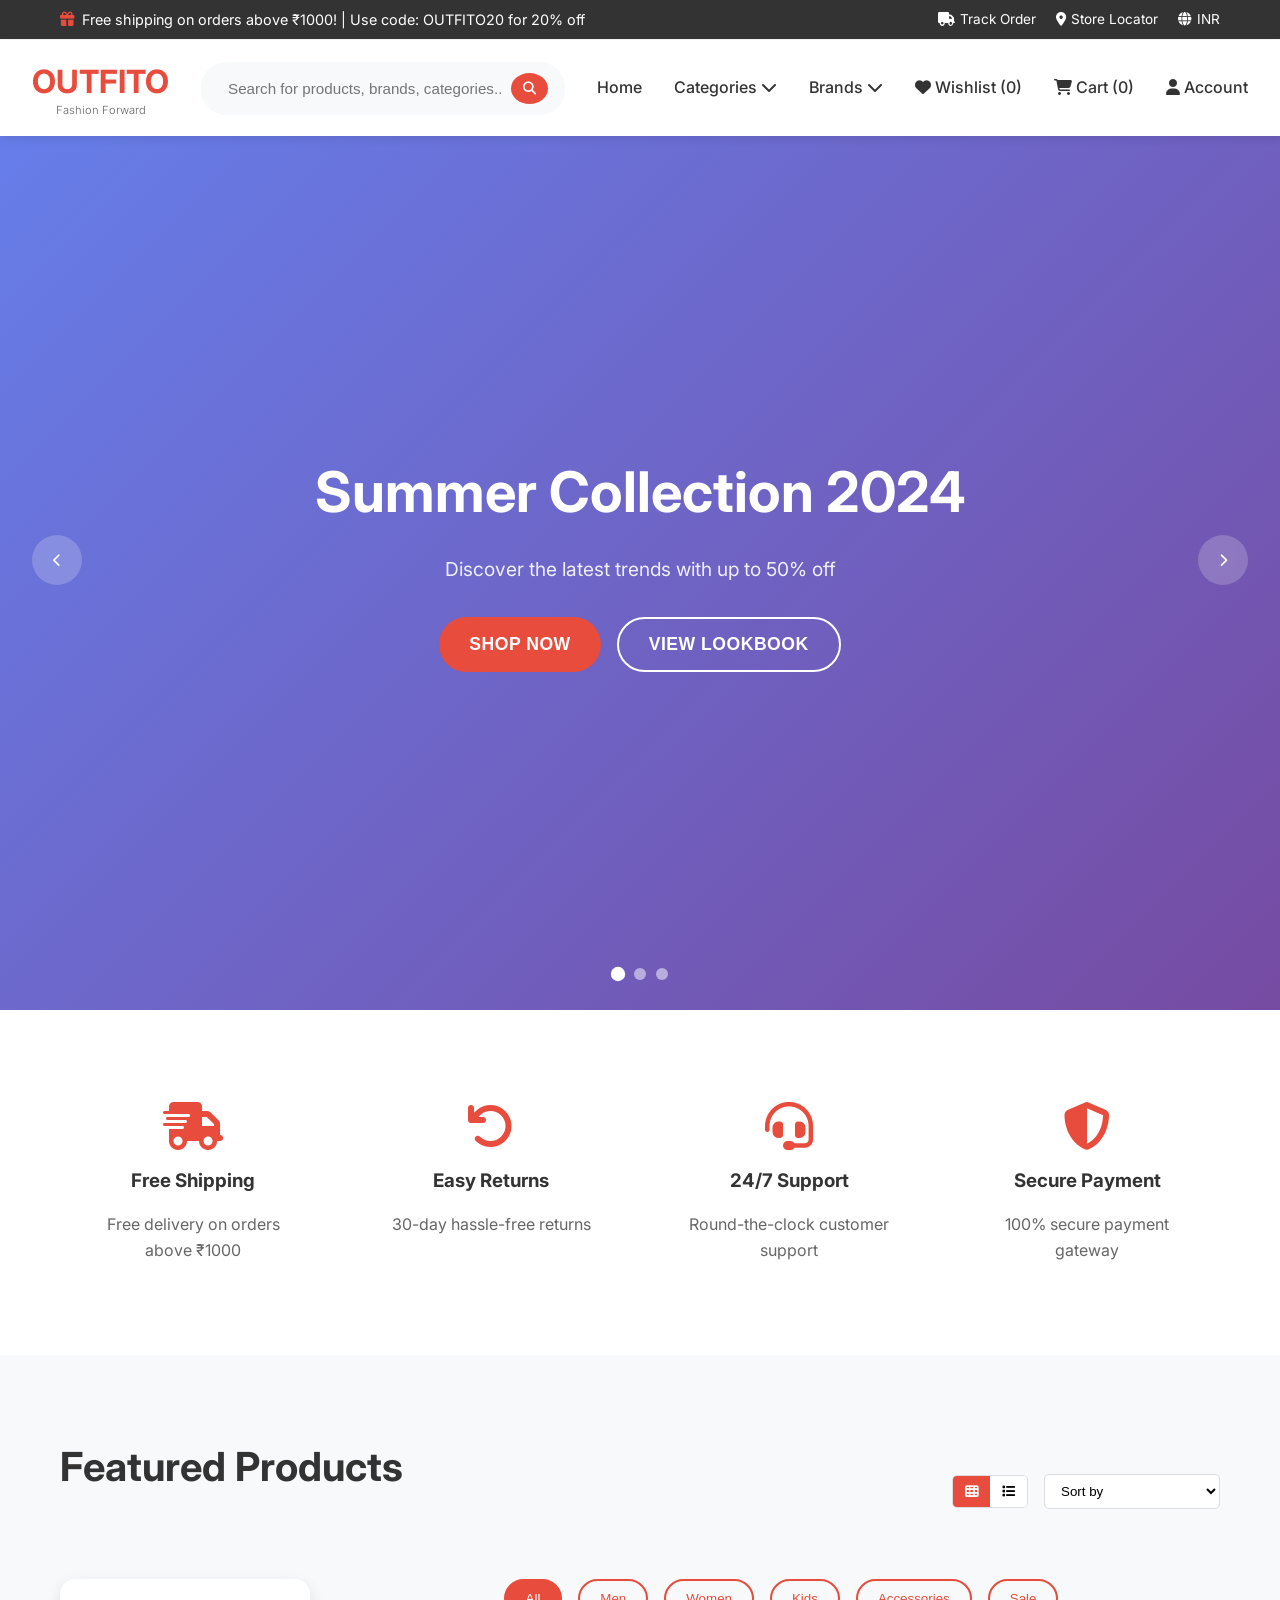
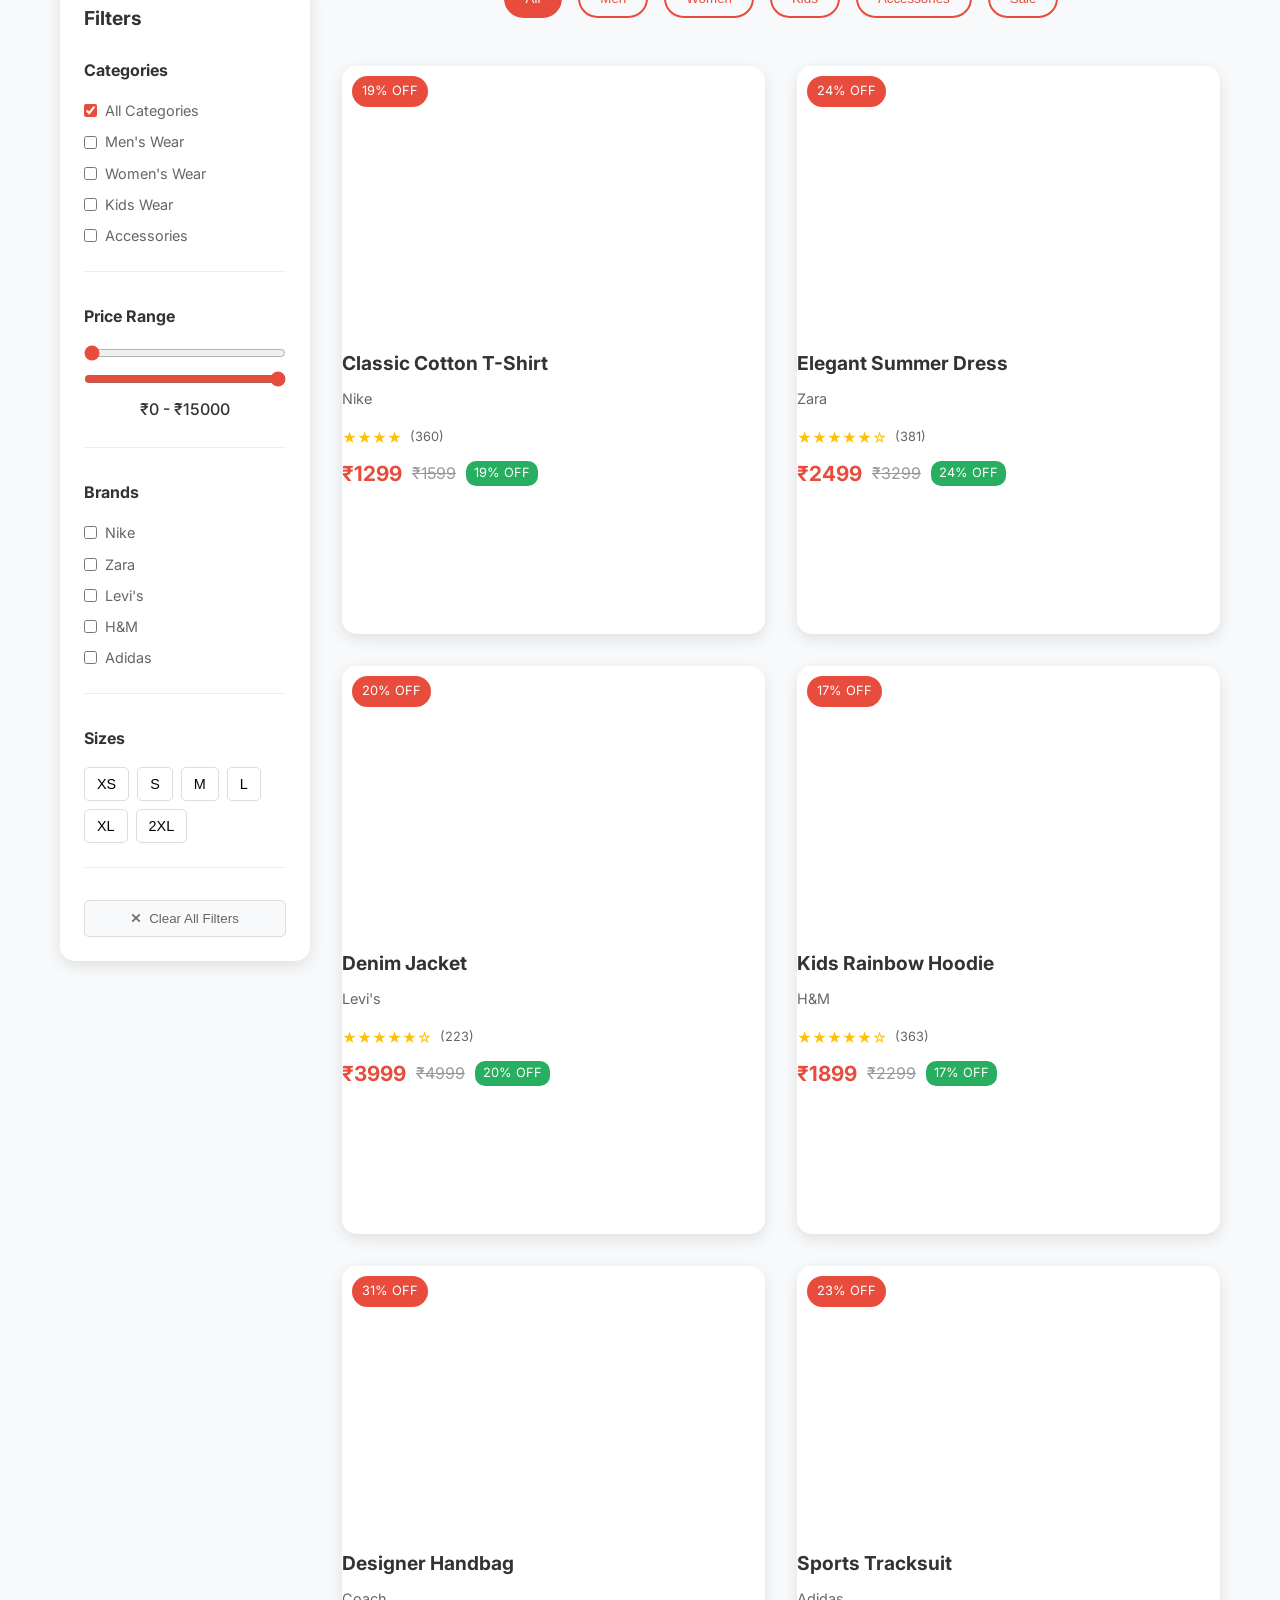
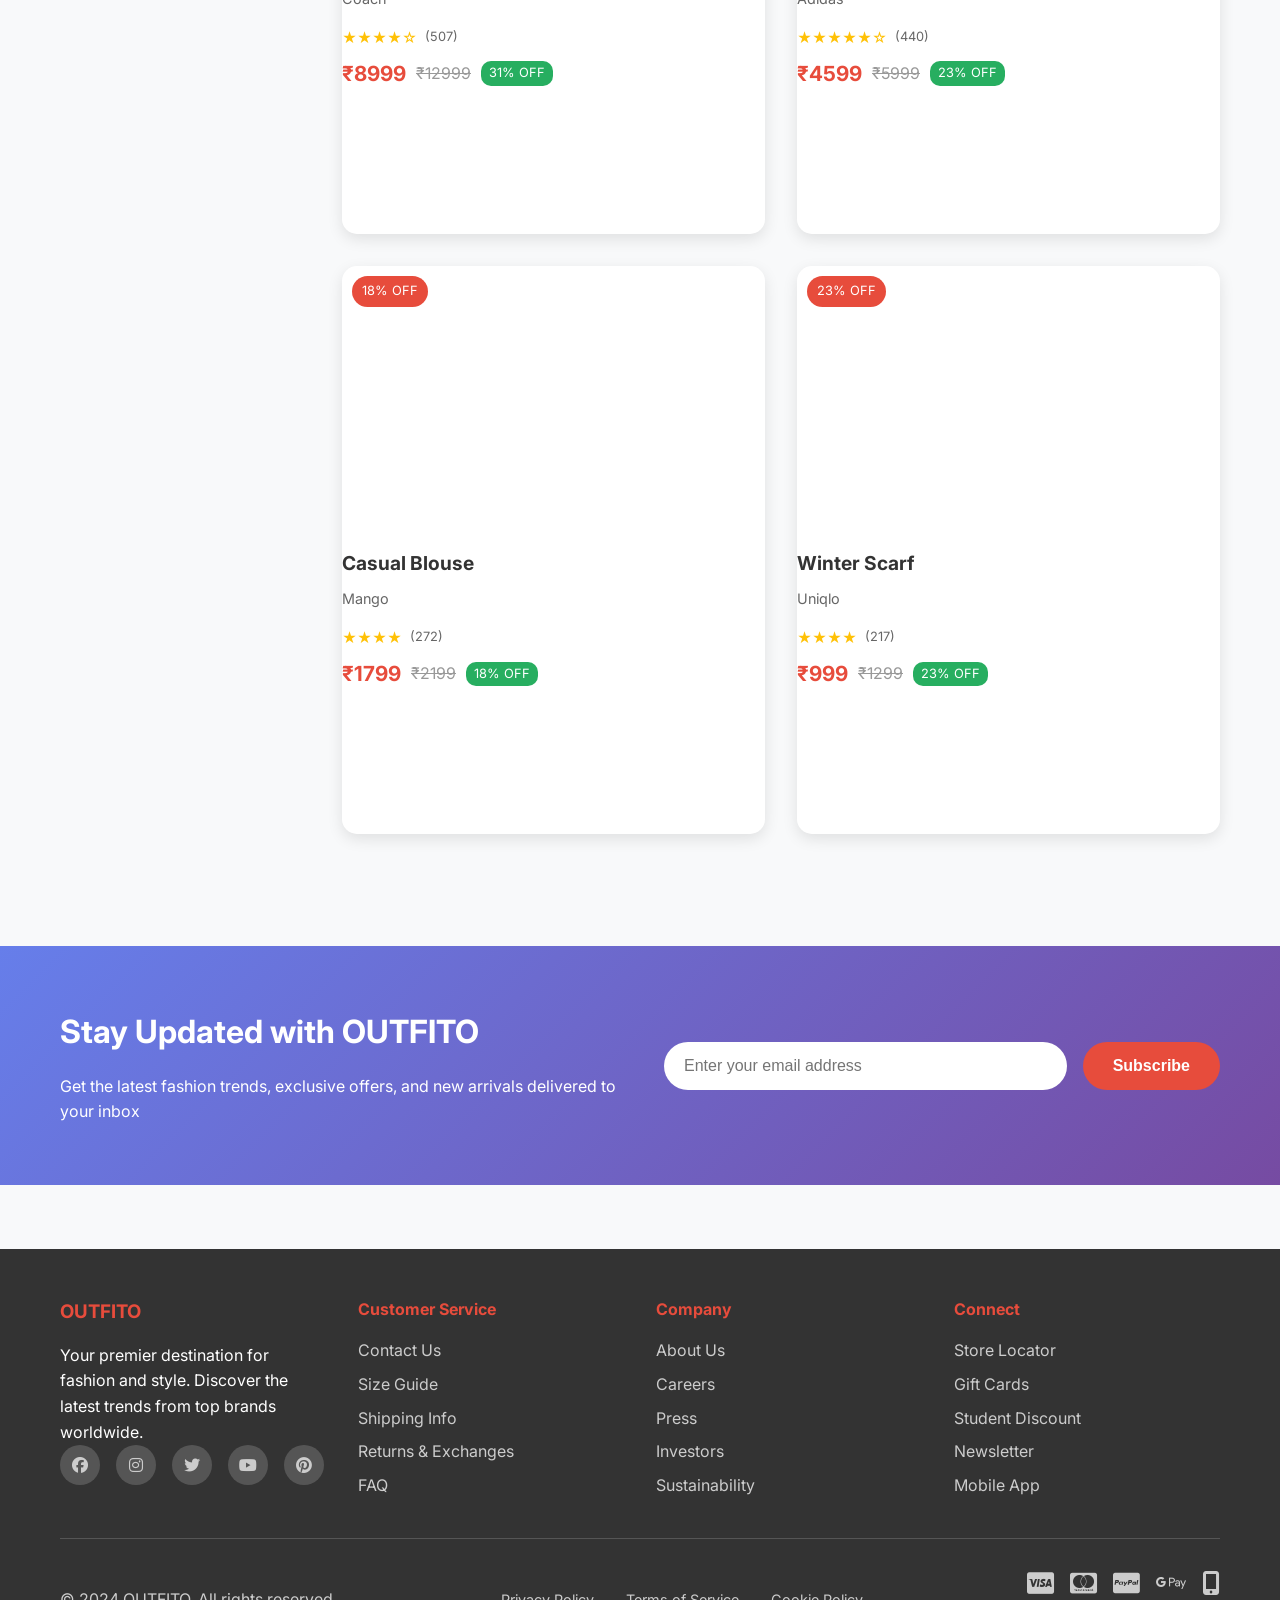
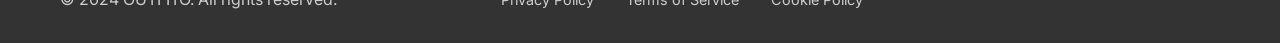
<file: index.html>
<!DOCTYPE html>
<html lang="en">
<head>
    <meta charset="UTF-8">
    <meta name="viewport" content="width=device-width, initial-scale=1.0">
    <title>OUTFITO - Premium Clothing Store</title>
    <link rel="stylesheet" href="styles.css">
    <link href="https://cdnjs.cloudflare.com/ajax/libs/font-awesome/6.4.0/css/all.min.css" rel="stylesheet">
    <link href="https://fonts.googleapis.com/css2?family=Inter:wght@300;400;500;600;700&display=swap" rel="stylesheet">
</head>
<body>
    <!-- Top Bar -->
    <div class="top-bar">
        <div class="container">
            <div class="top-bar-content">
                <div class="announcements">
                    <i class="fas fa-gift"></i>
                    <span>Free shipping on orders above ₹1000! | Use code: OUTFITO20 for 20% off</span>
                </div>
                <div class="top-bar-links">
                    <a href="#" onclick="openTrackOrder()"><i class="fas fa-truck"></i> Track Order</a>
                    <a href="#" onclick="openStoreLocator()"><i class="fas fa-map-marker-alt"></i> Store Locator</a>
                    <a href="#" onclick="toggleCurrency()"><i class="fas fa-globe"></i> INR</a>
                </div>
            </div>
        </div>
    </div>

    <header>
        <nav class="navbar">
            <div class="nav-container">
                <div class="logo">
                    <h1>OUTFITO</h1>
                    <span class="logo-tagline">Fashion Forward</span>
                </div>
                
                <!-- Search Bar -->
                <div class="search-container">
                    <div class="search-box">
                        <input type="text" id="search-input" placeholder="Search for products, brands, categories...">
                        <button class="search-btn" onclick="performSearch()">
                            <i class="fas fa-search"></i>
                        </button>
                    </div>
                    <div class="search-suggestions" id="search-suggestions"></div>
                </div>

                <ul class="nav-menu">
                    <li><a href="index.html">Home</a></li>
                    <li class="dropdown">
                        <a href="#" class="dropdown-toggle">Categories <i class="fas fa-chevron-down"></i></a>
                        <ul class="dropdown-menu">
                            <li><a href="#" onclick="filterCategory('men')"><i class="fas fa-male"></i> Men's Wear</a></li>
                            <li><a href="#" onclick="filterCategory('women')"><i class="fas fa-female"></i> Women's Wear</a></li>
                            <li><a href="#" onclick="filterCategory('kids')"><i class="fas fa-child"></i> Kids Wear</a></li>
                            <li><a href="#" onclick="filterCategory('accessories')"><i class="fas fa-crown"></i> Accessories</a></li>
                            <li><a href="#" onclick="filterCategory('sale')"><i class="fas fa-tags"></i> Sale Items</a></li>
                        </ul>
                    </li>
                    <li class="dropdown">
                        <a href="#" class="dropdown-toggle">Brands <i class="fas fa-chevron-down"></i></a>
                        <ul class="dropdown-menu brands-menu">
                            <li><a href="#" onclick="filterByBrand('Nike')">Nike</a></li>
                            <li><a href="#" onclick="filterByBrand('Zara')">Zara</a></li>
                            <li><a href="#" onclick="filterByBrand('Levis')">Levi's</a></li>
                            <li><a href="#" onclick="filterByBrand('H&M')">H&M</a></li>
                            <li><a href="#" onclick="filterByBrand('Adidas')">Adidas</a></li>
                        </ul>
                    </li>
                    <li><a href="#" onclick="openWishlist()">
                        <i class="fas fa-heart"></i> Wishlist (<span id="wishlist-count">0</span>)
                    </a></li>
                    <li><a href="#" onclick="openCart()">
                        <i class="fas fa-shopping-cart"></i> Cart (<span id="cart-count">0</span>)
                    </a></li>
                    <li class="dropdown">
                        <a href="#" class="dropdown-toggle"><i class="fas fa-user"></i> Account</a>
                        <ul class="dropdown-menu">
                            <li><a href="#" onclick="openLogin()">Login</a></li>
                            <li><a href="#" onclick="openRegister()">Register</a></li>
                            <li><a href="#" onclick="openProfile()">My Profile</a></li>
                            <li><a href="#" onclick="openOrders()">My Orders</a></li>
                        </ul>
                    </li>
                </ul>
                <div class="hamburger">
                    <span></span>
                    <span></span>
                    <span></span>
                </div>
            </div>
        </nav>
    </header>

    <main>
        <!-- Hero Section with Slider -->
        <section class="hero-slider">
            <div class="hero-slide active" style="background: linear-gradient(135deg, #667eea 0%, #764ba2 100%);">
                <div class="hero-content">
                    <h2>Summer Collection 2024</h2>
                    <p>Discover the latest trends with up to 50% off</p>
                    <div class="hero-buttons">
                        <button class="cta-button primary" onclick="scrollToProducts()">Shop Now</button>
                        <button class="cta-button secondary" onclick="openLookbook()">View Lookbook</button>
                    </div>
                </div>
            </div>
            <div class="hero-slide" style="background: linear-gradient(135deg, #f093fb 0%, #f5576c 100%);">
                <div class="hero-content">
                    <h2>New Arrivals</h2>
                    <p>Fresh styles just in from top brands</p>
                    <div class="hero-buttons">
                        <button class="cta-button primary" onclick="filterCategory('new')">Explore New</button>
                        <button class="cta-button secondary" onclick="openWishlist()">My Wishlist</button>
                    </div>
                </div>
            </div>
            <div class="hero-slide" style="background: linear-gradient(135deg, #a8edea 0%, #fed6e3 100%);">
                <div class="hero-content">
                    <h2>Premium Brands</h2>
                    <p>Luxury fashion from world-renowned designers</p>
                    <div class="hero-buttons">
                        <button class="cta-button primary" onclick="filterCategory('premium')">Shop Premium</button>
                        <button class="cta-button secondary" onclick="openStoreLocator()">Find Store</button>
                    </div>
                </div>
            </div>
            <div class="hero-navigation">
                <button class="hero-nav-btn prev" onclick="changeHeroSlide(-1)">
                    <i class="fas fa-chevron-left"></i>
                </button>
                <button class="hero-nav-btn next" onclick="changeHeroSlide(1)">
                    <i class="fas fa-chevron-right"></i>
                </button>
            </div>
            <div class="hero-indicators">
                <span class="indicator active" onclick="setHeroSlide(0)"></span>
                <span class="indicator" onclick="setHeroSlide(1)"></span>
                <span class="indicator" onclick="setHeroSlide(2)"></span>
            </div>
        </section>

        <!-- Features Section -->
        <section class="features-section">
            <div class="container">
                <div class="features-grid">
                    <div class="feature-item">
                        <i class="fas fa-shipping-fast"></i>
                        <h3>Free Shipping</h3>
                        <p>Free delivery on orders above ₹1000</p>
                    </div>
                    <div class="feature-item">
                        <i class="fas fa-undo"></i>
                        <h3>Easy Returns</h3>
                        <p>30-day hassle-free returns</p>
                    </div>
                    <div class="feature-item">
                        <i class="fas fa-headset"></i>
                        <h3>24/7 Support</h3>
                        <p>Round-the-clock customer support</p>
                    </div>
                    <div class="feature-item">
                        <i class="fas fa-shield-alt"></i>
                        <h3>Secure Payment</h3>
                        <p>100% secure payment gateway</p>
                    </div>
                </div>
            </div>
        </section>

        <!-- Products Section -->
        <section class="products-section" id="products">
            <div class="container">
                <div class="section-header">
                    <h2>Featured Products</h2>
                    <div class="view-controls">
                        <div class="view-toggle">
                            <button class="view-btn active" onclick="toggleView('grid')" title="Grid View">
                                <i class="fas fa-th"></i>
                            </button>
                            <button class="view-btn" onclick="toggleView('list')" title="List View">
                                <i class="fas fa-list"></i>
                            </button>
                        </div>
                        <div class="sort-dropdown">
                            <select id="sort-select" onchange="sortProducts(this.value)">
                                <option value="default">Sort by</option>
                                <option value="price-low">Price: Low to High</option>
                                <option value="price-high">Price: High to Low</option>
                                <option value="name">Name: A to Z</option>
                                <option value="discount">Discount: High to Low</option>
                                <option value="newest">Newest First</option>
                            </select>
                        </div>
                    </div>
                </div>

                <div class="products-container">
                    <div class="filters-sidebar" id="filters-sidebar">
                        <h3>Filters</h3>
                        
                        <div class="filter-group">
                            <h4>Categories</h4>
                            <div class="filter-options">
                                <label><input type="checkbox" value="all" checked onchange="applyFilters()"> All Categories</label>
                                <label><input type="checkbox" value="men" onchange="applyFilters()"> Men's Wear</label>
                                <label><input type="checkbox" value="women" onchange="applyFilters()"> Women's Wear</label>
                                <label><input type="checkbox" value="kids" onchange="applyFilters()"> Kids Wear</label>
                                <label><input type="checkbox" value="accessories" onchange="applyFilters()"> Accessories</label>
                            </div>
                        </div>

                        <div class="filter-group">
                            <h4>Price Range</h4>
                            <div class="price-range">
                                <input type="range" id="price-min" min="0" max="15000" value="0" oninput="updatePriceRange()">
                                <input type="range" id="price-max" min="0" max="15000" value="15000" oninput="updatePriceRange()">
                                <div class="price-display">
                                    ₹<span id="price-min-display">0</span> - ₹<span id="price-max-display">15000</span>
                                </div>
                            </div>
                        </div>

                        <div class="filter-group">
                            <h4>Brands</h4>
                            <div class="filter-options">
                                <label><input type="checkbox" value="Nike" onchange="applyFilters()"> Nike</label>
                                <label><input type="checkbox" value="Zara" onchange="applyFilters()"> Zara</label>
                                <label><input type="checkbox" value="Levi's" onchange="applyFilters()"> Levi's</label>
                                <label><input type="checkbox" value="H&M" onchange="applyFilters()"> H&M</label>
                                <label><input type="checkbox" value="Adidas" onchange="applyFilters()"> Adidas</label>
                            </div>
                        </div>

                        <div class="filter-group">
                            <h4>Sizes</h4>
                            <div class="size-filters">
                                <button class="size-filter-btn" onclick="toggleSizeFilter('XS')">XS</button>
                                <button class="size-filter-btn" onclick="toggleSizeFilter('S')">S</button>
                                <button class="size-filter-btn" onclick="toggleSizeFilter('M')">M</button>
                                <button class="size-filter-btn" onclick="toggleSizeFilter('L')">L</button>
                                <button class="size-filter-btn" onclick="toggleSizeFilter('XL')">XL</button>
                                <button class="size-filter-btn" onclick="toggleSizeFilter('2XL')">2XL</button>
                            </div>
                        </div>

                        <button class="clear-filters-btn" onclick="clearAllFilters()">
                            <i class="fas fa-times"></i> Clear All Filters
                        </button>
                    </div>

                    <div class="products-main">
                        <div class="filter-buttons">
                            <button class="filter-btn active" onclick="filterCategory('all')">All</button>
                            <button class="filter-btn" onclick="filterCategory('men')">Men</button>
                            <button class="filter-btn" onclick="filterCategory('women')">Women</button>
                            <button class="filter-btn" onclick="filterCategory('kids')">Kids</button>
                            <button class="filter-btn" onclick="filterCategory('accessories')">Accessories</button>
                            <button class="filter-btn" onclick="filterCategory('sale')">Sale</button>
                        </div>
                        
                        <div class="products-grid" id="products-grid">
                            <!-- Products will be dynamically loaded here -->
                        </div>
                        
                        <div class="pagination" id="pagination">
                            <!-- Pagination will be added here -->
                        </div>
                    </div>
                </div>
            </div>
        </section>

        <!-- Newsletter Section -->
        <section class="newsletter-section">
            <div class="container">
                <div class="newsletter-content">
                    <div class="newsletter-text">
                        <h3>Stay Updated with OUTFITO</h3>
                        <p>Get the latest fashion trends, exclusive offers, and new arrivals delivered to your inbox</p>
                    </div>
                    <div class="newsletter-form">
                        <input type="email" id="newsletter-email" placeholder="Enter your email address">
                        <button onclick="subscribeNewsletter()">Subscribe</button>
                    </div>
                </div>
            </div>
        </section>
    </main>

    <!-- Wishlist Modal -->
    <div id="wishlist-modal" class="modal">
        <div class="modal-content">
            <div class="modal-header">
                <h2><i class="fas fa-heart"></i> My Wishlist</h2>
                <span class="close" onclick="closeWishlist()">&times;</span>
            </div>
            <div class="modal-body">
                <div id="wishlist-items"></div>
            </div>
        </div>
    </div>

    <!-- Cart Modal -->
    <div id="cart-modal" class="modal">
        <div class="modal-content">
            <div class="modal-header">
                <h2><i class="fas fa-shopping-cart"></i> Shopping Cart</h2>
                <span class="close" onclick="closeCart()">&times;</span>
            </div>
            <div class="modal-body">
                <div id="cart-items"></div>
                <div class="cart-total">
                    <div class="promo-code">
                        <input type="text" id="promo-input" placeholder="Enter promo code">
                        <button onclick="applyPromoCode()">Apply</button>
                    </div>
                    <div class="total-breakdown">
                        <div class="total-row">
                            <span>Subtotal:</span>
                            <span id="cart-subtotal">₹0</span>
                        </div>
                        <div class="total-row">
                            <span>Discount:</span>
                            <span id="cart-discount">₹0</span>
                        </div>
                        <div class="total-row">
                            <span>Shipping:</span>
                            <span id="cart-shipping">Free</span>
                        </div>
                        <div class="total-row final-total">
                            <span>Total:</span>
                            <span id="cart-total">₹0</span>
                        </div>
                    </div>
                </div>
                <div class="cart-actions">
                    <button class="btn btn-secondary" onclick="closeCart()">Continue Shopping</button>
                    <button class="btn btn-primary" onclick="proceedToCheckout()" id="checkout-btn">Proceed to Checkout</button>
                </div>
            </div>
        </div>
    </div>

    <!-- Quick View Modal -->
    <div id="quick-view-modal" class="modal">
        <div class="modal-content large">
            <div class="modal-header">
                <h2>Quick View</h2>
                <span class="close" onclick="closeQuickView()">&times;</span>
            </div>
            <div class="modal-body">
                <div id="quick-view-content"></div>
            </div>
        </div>
    </div>

    <!-- Loading Overlay -->
    <div id="loading-overlay" class="loading-overlay">
        <div class="spinner-container">
            <div class="spinner"></div>
            <p>Loading...</p>
        </div>
    </div>

    <!-- Notification Toast -->
    <div id="notification-toast" class="notification-toast">
        <div class="toast-content">
            <i class="toast-icon"></i>
            <span class="toast-message"></span>
        </div>
    </div>

    <footer>
        <div class="container">
            <div class="footer-content">
                <div class="footer-section">
                    <h3>OUTFITO</h3>
                    <p>Your premier destination for fashion and style. Discover the latest trends from top brands worldwide.</p>
                    <div class="social-links">
                        <a href="#"><i class="fab fa-facebook"></i></a>
                        <a href="#"><i class="fab fa-instagram"></i></a>
                        <a href="#"><i class="fab fa-twitter"></i></a>
                        <a href="#"><i class="fab fa-youtube"></i></a>
                        <a href="#"><i class="fab fa-pinterest"></i></a>
                    </div>
                </div>
                <div class="footer-section">
                    <h4>Customer Service</h4>
                    <ul>
                        <li><a href="#" onclick="openContactUs()">Contact Us</a></li>
                        <li><a href="#" onclick="openSizeGuide()">Size Guide</a></li>
                        <li><a href="#" onclick="openShippingInfo()">Shipping Info</a></li>
                        <li><a href="#" onclick="openReturns()">Returns & Exchanges</a></li>
                        <li><a href="#" onclick="openFAQ()">FAQ</a></li>
                    </ul>
                </div>
                <div class="footer-section">
                    <h4>Company</h4>
                    <ul>
                        <li><a href="#" onclick="openAbout()">About Us</a></li>
                        <li><a href="#" onclick="openCareers()">Careers</a></li>
                        <li><a href="#" onclick="openPress()">Press</a></li>
                        <li><a href="#" onclick="openInvestors()">Investors</a></li>
                        <li><a href="#" onclick="openSustainability()">Sustainability</a></li>
                    </ul>
                </div>
                <div class="footer-section">
                    <h4>Connect</h4>
                    <ul>
                        <li><a href="#" onclick="openStoreLocator()">Store Locator</a></li>
                        <li><a href="#" onclick="openGiftCards()">Gift Cards</a></li>
                        <li><a href="#" onclick="openStudentDiscount()">Student Discount</a></li>
                        <li><a href="#" onclick="openNewsletter()">Newsletter</a></li>
                        <li><a href="#" onclick="openApp()">Mobile App</a></li>
                    </ul>
                </div>
            </div>
            <div class="footer-bottom">
                <div class="footer-bottom-content">
                    <p>&copy; 2024 OUTFITO. All rights reserved.</p>
                    <div class="footer-links">
                        <a href="#" onclick="openPrivacy()">Privacy Policy</a>
                        <a href="#" onclick="openTerms()">Terms of Service</a>
                        <a href="#" onclick="openCookies()">Cookie Policy</a>
                    </div>
                    <div class="payment-methods">
                        <i class="fab fa-cc-visa"></i>
                        <i class="fab fa-cc-mastercard"></i>
                        <i class="fab fa-cc-paypal"></i>
                        <i class="fab fa-google-pay"></i>
                        <i class="fas fa-mobile-alt"></i>
                    </div>
                </div>
            </div>
        </div>
    </footer>

    <!-- Back to Top Button -->
    <button id="back-to-top" class="back-to-top" onclick="scrollToTop()">
        <i class="fas fa-chevron-up"></i>
    </button>

    <script src="script.js"></script>
    <script src="advanced-features.js"></script>
</body>
</html>
</file>
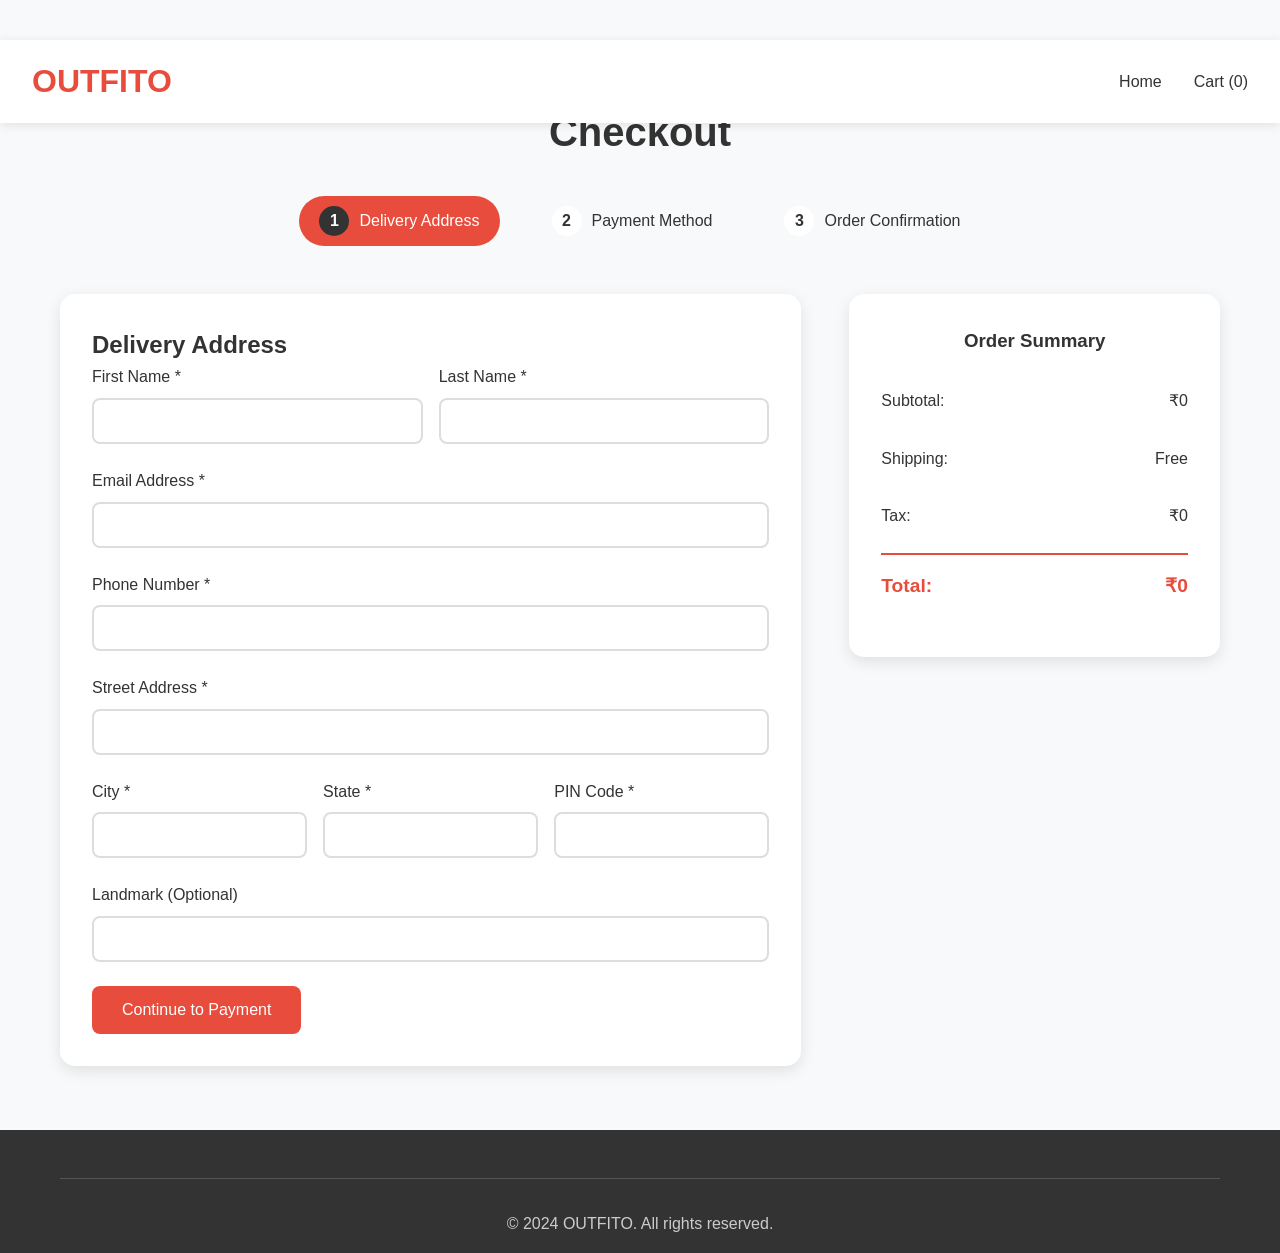
<file: checkout.html>
<!DOCTYPE html>
<html lang="en">
<head>
    <meta charset="UTF-8">
    <meta name="viewport" content="width=device-width, initial-scale=1.0">
    <title>Checkout - OUTFITO</title>
    <link rel="stylesheet" href="styles.css">
    <link href="https://cdnjs.cloudflare.com/ajax/libs/font-awesome/6.0.0/css/all.min.css" rel="stylesheet">
</head>
<body>
    <header>
        <nav class="navbar">
            <div class="nav-container">
                <div class="logo">
                    <h1>OUTFITO</h1>
                </div>
                <ul class="nav-menu">
                    <li><a href="index.html">Home</a></li>
                    <li><a href="#" onclick="openCart()">Cart (<span id="cart-count">0</span>)</a></li>
                </ul>
            </div>
        </nav>
    </header>

    <main>
        <div class="container">
            <div class="checkout-container">
                <div class="checkout-header">
                    <h1>Checkout</h1>
                    <div class="checkout-steps">
                        <div class="step active">
                            <span class="step-number">1</span>
                            <span class="step-title">Delivery Address</span>
                        </div>
                        <div class="step" id="payment-step">
                            <span class="step-number">2</span>
                            <span class="step-title">Payment Method</span>
                        </div>
                        <div class="step" id="confirmation-step">
                            <span class="step-number">3</span>
                            <span class="step-title">Order Confirmation</span>
                        </div>
                    </div>
                </div>

                <div class="checkout-content">
                    <div class="checkout-main">
                        <!-- Delivery Address Section -->
                        <div class="checkout-section" id="address-section">
                            <h2>Delivery Address</h2>
                            <form id="address-form">
                                <div class="form-row">
                                    <div class="form-group">
                                        <label for="firstName">First Name *</label>
                                        <input type="text" id="firstName" name="firstName" required>
                                    </div>
                                    <div class="form-group">
                                        <label for="lastName">Last Name *</label>
                                        <input type="text" id="lastName" name="lastName" required>
                                    </div>
                                </div>
                                <div class="form-group">
                                    <label for="email">Email Address *</label>
                                    <input type="email" id="email" name="email" required>
                                </div>
                                <div class="form-group">
                                    <label for="phone">Phone Number *</label>
                                    <input type="tel" id="phone" name="phone" required>
                                </div>
                                <div class="form-group">
                                    <label for="address">Street Address *</label>
                                    <input type="text" id="address" name="address" required>
                                </div>
                                <div class="form-row">
                                    <div class="form-group">
                                        <label for="city">City *</label>
                                        <input type="text" id="city" name="city" required>
                                    </div>
                                    <div class="form-group">
                                        <label for="state">State *</label>
                                        <input type="text" id="state" name="state" required>
                                    </div>
                                    <div class="form-group">
                                        <label for="pincode">PIN Code *</label>
                                        <input type="text" id="pincode" name="pincode" required>
                                    </div>
                                </div>
                                <div class="form-group">
                                    <label for="landmark">Landmark (Optional)</label>
                                    <input type="text" id="landmark" name="landmark">
                                </div>
                                <button type="button" class="btn btn-primary" onclick="proceedToPayment()">
                                    Continue to Payment
                                </button>
                            </form>
                        </div>

                        <!-- Payment Method Section -->
                        <div class="checkout-section hidden" id="payment-section">
                            <h2>Payment Method</h2>
                            <div class="payment-methods">
                                <div class="payment-option">
                                    <input type="radio" id="cod" name="payment" value="cod">
                                    <label for="cod" class="payment-label">
                                        <i class="fas fa-money-bill-wave"></i>
                                        <div>
                                            <strong>Cash on Delivery (COD)</strong>
                                            <p>Pay when you receive your order</p>
                                        </div>
                                    </label>
                                </div>
                                
                                <div class="payment-option">
                                    <input type="radio" id="upi" name="payment" value="upi">
                                    <label for="upi" class="payment-label">
                                        <i class="fas fa-mobile-alt"></i>
                                        <div>
                                            <strong>UPI Payment</strong>
                                            <p>Pay using your UPI ID</p>
                                        </div>
                                    </label>
                                </div>
                                
                                <div class="payment-option">
                                    <input type="radio" id="gpay" name="payment" value="gpay">
                                    <label for="gpay" class="payment-label">
                                        <i class="fab fa-google-pay"></i>
                                        <div>
                                            <strong>Google Pay</strong>
                                            <p>Quick payment with Google Pay</p>
                                        </div>
                                    </label>
                                </div>
                                
                                <div class="payment-option">
                                    <input type="radio" id="paytm" name="payment" value="paytm">
                                    <label for="paytm" class="payment-label">
                                        <i class="fas fa-wallet"></i>
                                        <div>
                                            <strong>Paytm</strong>
                                            <p>Pay using Paytm wallet</p>
                                        </div>
                                    </label>
                                </div>
                                
                                <div class="payment-option">
                                    <input type="radio" id="card" name="payment" value="card">
                                    <label for="card" class="payment-label">
                                        <i class="fas fa-credit-card"></i>
                                        <div>
                                            <strong>Credit/Debit Card</strong>
                                            <p>Visa, Mastercard, Rupay accepted</p>
                                        </div>
                                    </label>
                                </div>
                                
                                <div class="payment-option">
                                    <input type="radio" id="netbanking" name="payment" value="netbanking">
                                    <label for="netbanking" class="payment-label">
                                        <i class="fas fa-university"></i>
                                        <div>
                                            <strong>Net Banking</strong>
                                            <p>Online banking payment</p>
                                        </div>
                                    </label>
                                </div>
                            </div>
                            
                            <!-- UPI Details -->
                            <div class="payment-details hidden" id="upi-details">
                                <div class="form-group">
                                    <label for="upi-id">UPI ID</label>
                                    <input type="text" id="upi-id" placeholder="yourname@paytm">
                                </div>
                            </div>
                            
                            <!-- Card Details -->
                            <div class="payment-details hidden" id="card-details">
                                <div class="form-group">
                                    <label for="card-number">Card Number</label>
                                    <input type="text" id="card-number" placeholder="1234 5678 9012 3456">
                                </div>
                                <div class="form-row">
                                    <div class="form-group">
                                        <label for="expiry">Expiry Date</label>
                                        <input type="text" id="expiry" placeholder="MM/YY">
                                    </div>
                                    <div class="form-group">
                                        <label for="cvv">CVV</label>
                                        <input type="text" id="cvv" placeholder="123">
                                    </div>
                                </div>
                                <div class="form-group">
                                    <label for="card-name">Cardholder Name</label>
                                    <input type="text" id="card-name" placeholder="Name on card">
                                </div>
                            </div>
                            
                            <div class="payment-actions">
                                <button type="button" class="btn btn-secondary" onclick="backToAddress()">
                                    Back to Address
                                </button>
                                <button type="button" class="btn btn-primary" onclick="placeOrder()">
                                    Place Order
                                </button>
                            </div>
                        </div>

                        <!-- Order Confirmation Section -->
                        <div class="checkout-section hidden" id="confirmation-section">
                            <div class="order-success">
                                <i class="fas fa-check-circle"></i>
                                <h2>Order Placed Successfully!</h2>
                                <p>Thank you for your order. Your order ID is <strong id="order-id"></strong></p>
                                <p>You will receive a confirmation email shortly.</p>
                                <div class="order-actions">
                                    <button class="btn btn-primary" onclick="window.location.href='index.html'">
                                        Continue Shopping
                                    </button>
                                </div>
                            </div>
                        </div>
                    </div>
                    
                    <!-- Order Summary Sidebar -->
                    <div class="order-summary">
                        <h3>Order Summary</h3>
                        <div id="checkout-items"></div>
                        <div class="summary-row">
                            <span>Subtotal:</span>
                            <span id="subtotal">₹0</span>
                        </div>
                        <div class="summary-row">
                            <span>Shipping:</span>
                            <span id="shipping">Free</span>
                        </div>
                        <div class="summary-row">
                            <span>Tax:</span>
                            <span id="tax">₹0</span>
                        </div>
                        <div class="summary-row total">
                            <span>Total:</span>
                            <span id="total-amount">₹0</span>
                        </div>
                    </div>
                </div>
            </div>
        </div>
    </main>

    <footer>
        <div class="container">
            <div class="footer-bottom">
                <p>&copy; 2024 OUTFITO. All rights reserved.</p>
            </div>
        </div>
    </footer>

    <script src="script.js"></script>
    <script src="checkout.js"></script>
</body>
</html>
</file>
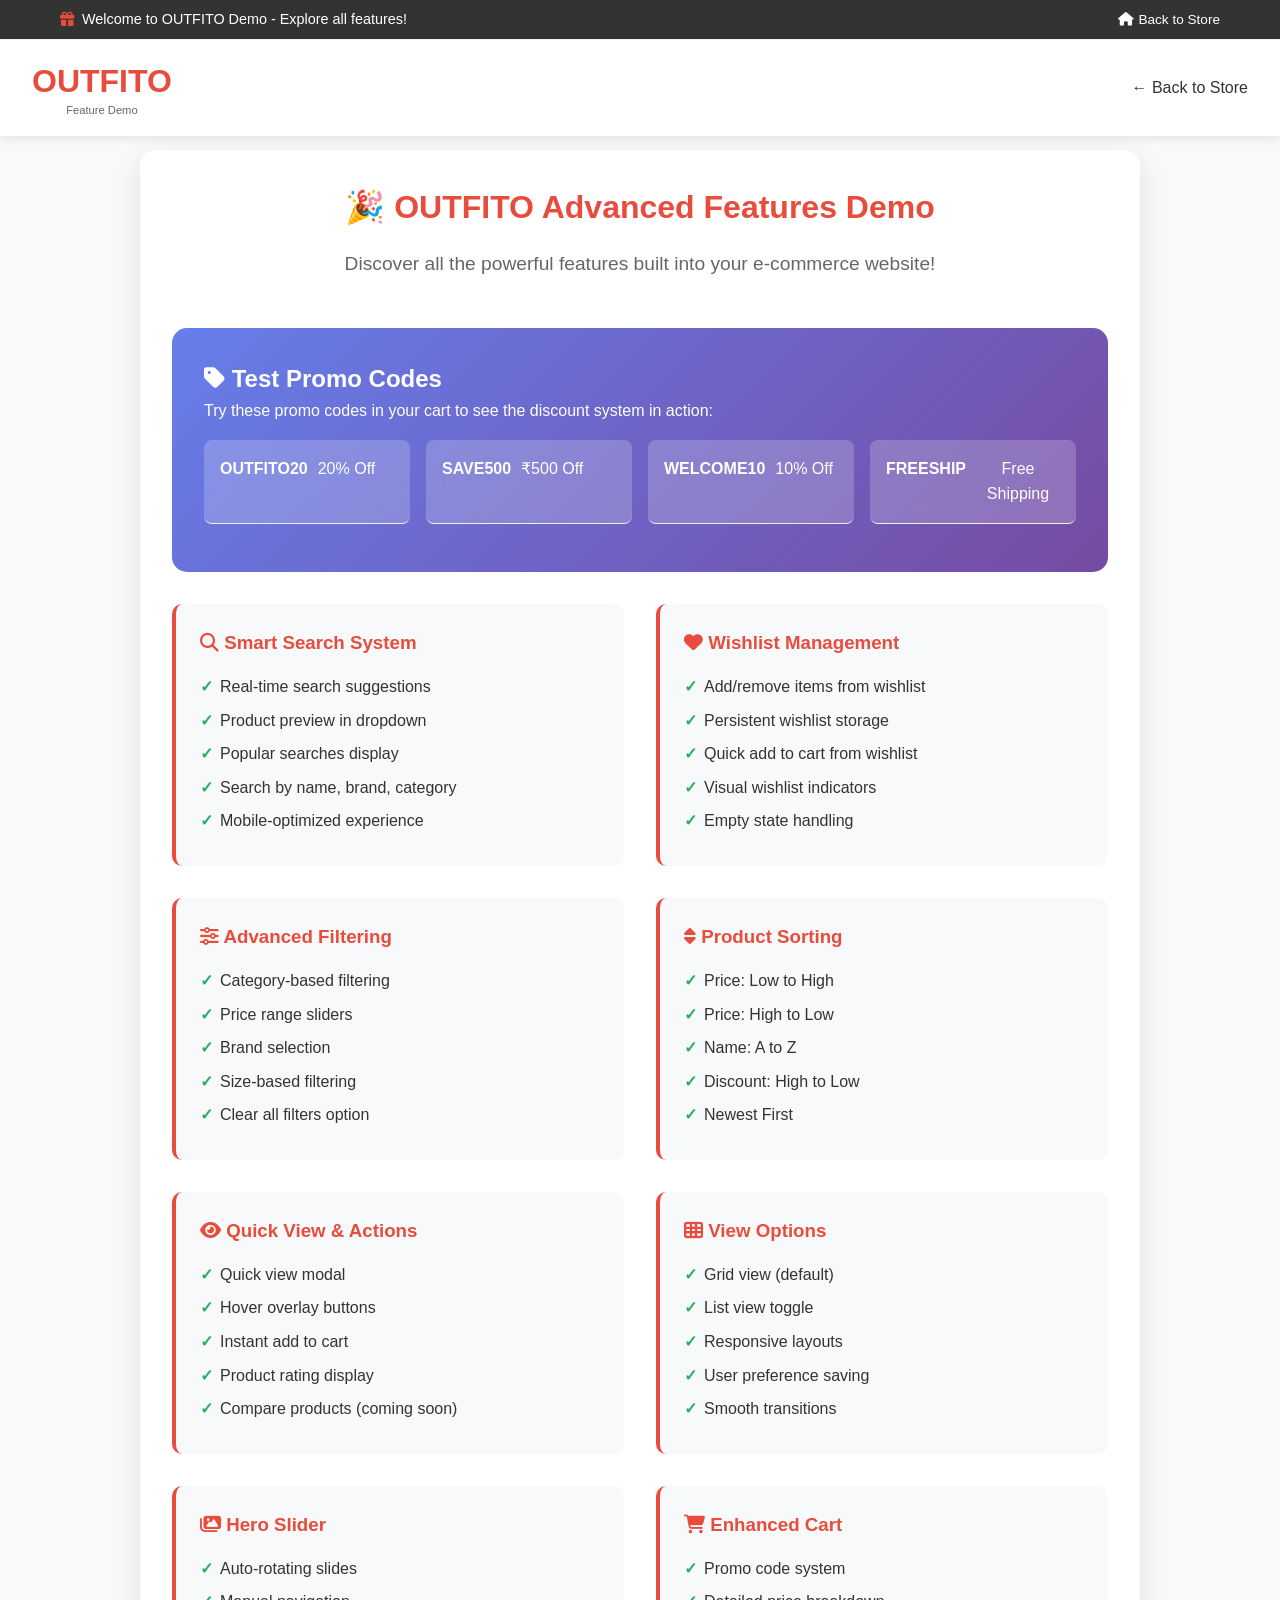
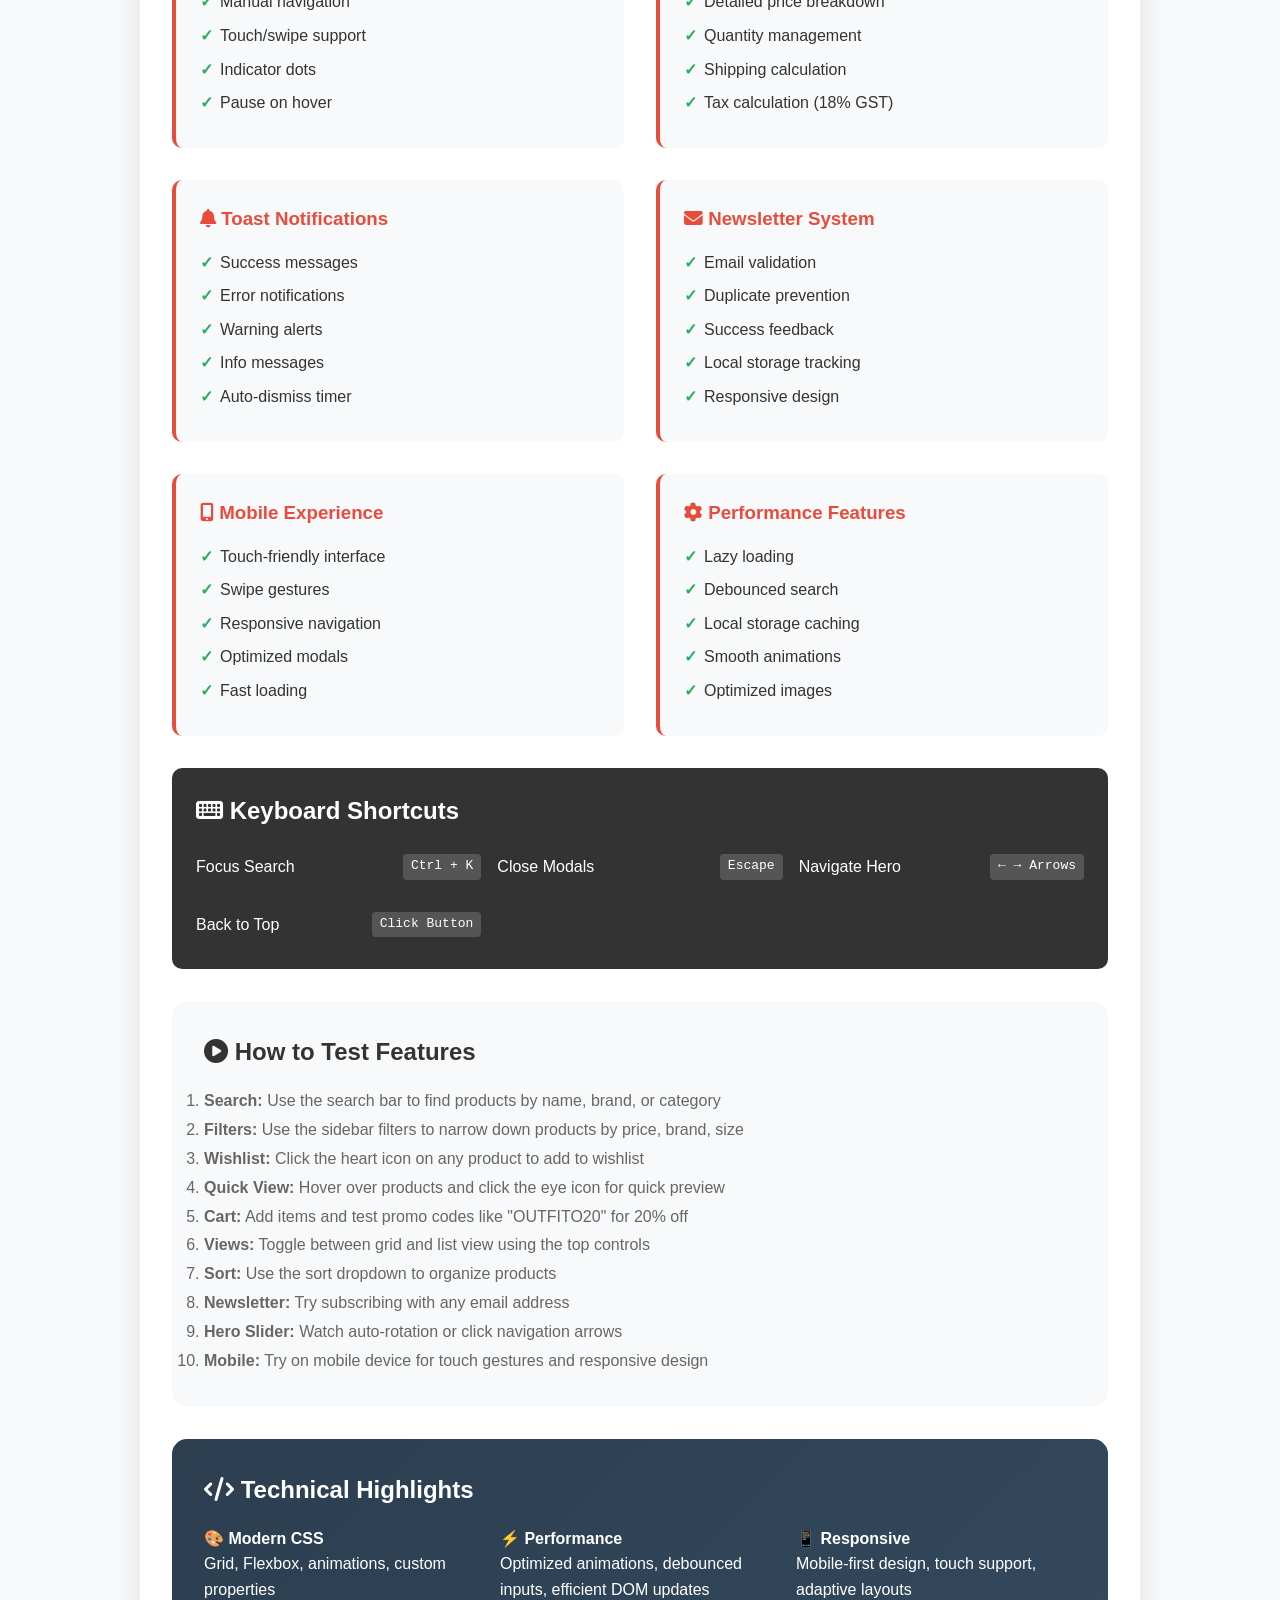
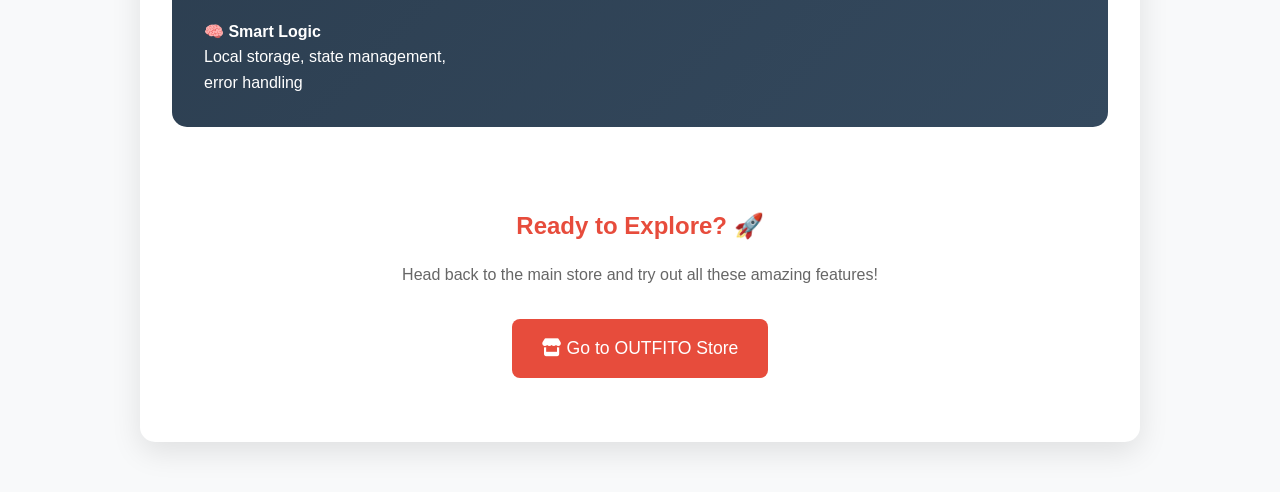
<file: demo-guide.html>
<!DOCTYPE html>
<html lang="en">
<head>
    <meta charset="UTF-8">
    <meta name="viewport" content="width=device-width, initial-scale=1.0">
    <title>OUTFITO - Feature Demo Guide</title>
    <link rel="stylesheet" href="styles.css">
    <link href="https://cdnjs.cloudflare.com/ajax/libs/font-awesome/6.4.0/css/all.min.css" rel="stylesheet">
    <style>
        .demo-container {
            max-width: 1000px;
            margin: 150px auto 50px;
            padding: 2rem;
            background: white;
            border-radius: 15px;
            box-shadow: 0 10px 30px rgba(0,0,0,0.1);
        }
        
        .feature-grid {
            display: grid;
            grid-template-columns: repeat(auto-fit, minmax(300px, 1fr));
            gap: 2rem;
            margin-top: 2rem;
        }
        
        .feature-card {
            background: #f8f9fa;
            padding: 1.5rem;
            border-radius: 10px;
            border-left: 4px solid #e74c3c;
        }
        
        .feature-card h3 {
            color: #e74c3c;
            margin-bottom: 1rem;
        }
        
        .feature-list {
            list-style: none;
            padding: 0;
        }
        
        .feature-list li {
            margin-bottom: 0.5rem;
            padding-left: 20px;
            position: relative;
        }
        
        .feature-list li:before {
            content: "✓";
            color: #27ae60;
            font-weight: bold;
            position: absolute;
            left: 0;
        }
        
        .promo-codes {
            background: linear-gradient(135deg, #667eea 0%, #764ba2 100%);
            color: white;
            padding: 2rem;
            border-radius: 15px;
            margin: 2rem 0;
        }
        
        .promo-grid {
            display: grid;
            grid-template-columns: repeat(auto-fit, minmax(200px, 1fr));
            gap: 1rem;
            margin-top: 1rem;
        }
        
        .promo-code {
            background: rgba(255,255,255,0.2);
            padding: 1rem;
            border-radius: 8px;
            text-align: center;
            backdrop-filter: blur(10px);
        }
        
        .keyboard-shortcuts {
            background: #333;
            color: white;
            padding: 1.5rem;
            border-radius: 10px;
            margin: 2rem 0;
        }
        
        .shortcuts-grid {
            display: grid;
            grid-template-columns: repeat(auto-fit, minmax(250px, 1fr));
            gap: 1rem;
            margin-top: 1rem;
        }
        
        .shortcut {
            display: flex;
            justify-content: space-between;
            padding: 0.5rem 0;
        }
        
        .key-combo {
            background: #555;
            padding: 2px 8px;
            border-radius: 4px;
            font-family: monospace;
        }
    </style>
</head>
<body>
    <!-- Top Bar -->
    <div class="top-bar">
        <div class="container">
            <div class="top-bar-content">
                <div class="announcements">
                    <i class="fas fa-gift"></i>
                    <span>Welcome to OUTFITO Demo - Explore all features!</span>
                </div>
                <div class="top-bar-links">
                    <a href="index.html"><i class="fas fa-home"></i> Back to Store</a>
                </div>
            </div>
        </div>
    </div>

    <header>
        <nav class="navbar">
            <div class="nav-container">
                <div class="logo">
                    <h1>OUTFITO</h1>
                    <span class="logo-tagline">Feature Demo</span>
                </div>
                <ul class="nav-menu">
                    <li><a href="index.html">← Back to Store</a></li>
                </ul>
            </div>
        </nav>
    </header>

    <div class="demo-container">
        <div style="text-align: center; margin-bottom: 3rem;">
            <h1 style="color: #e74c3c; margin-bottom: 1rem;">🎉 OUTFITO Advanced Features Demo</h1>
            <p style="font-size: 1.2rem; color: #666;">Discover all the powerful features built into your e-commerce website!</p>
        </div>

        <!-- Promo Codes Section -->
        <div class="promo-codes">
            <h2><i class="fas fa-tag"></i> Test Promo Codes</h2>
            <p>Try these promo codes in your cart to see the discount system in action:</p>
            <div class="promo-grid">
                <div class="promo-code">
                    <strong>OUTFITO20</strong>
                    <div>20% Off</div>
                </div>
                <div class="promo-code">
                    <strong>SAVE500</strong>
                    <div>₹500 Off</div>
                </div>
                <div class="promo-code">
                    <strong>WELCOME10</strong>
                    <div>10% Off</div>
                </div>
                <div class="promo-code">
                    <strong>FREESHIP</strong>
                    <div>Free Shipping</div>
                </div>
            </div>
        </div>

        <!-- Features Grid -->
        <div class="feature-grid">
            <div class="feature-card">
                <h3><i class="fas fa-search"></i> Smart Search System</h3>
                <ul class="feature-list">
                    <li>Real-time search suggestions</li>
                    <li>Product preview in dropdown</li>
                    <li>Popular searches display</li>
                    <li>Search by name, brand, category</li>
                    <li>Mobile-optimized experience</li>
                </ul>
            </div>

            <div class="feature-card">
                <h3><i class="fas fa-heart"></i> Wishlist Management</h3>
                <ul class="feature-list">
                    <li>Add/remove items from wishlist</li>
                    <li>Persistent wishlist storage</li>
                    <li>Quick add to cart from wishlist</li>
                    <li>Visual wishlist indicators</li>
                    <li>Empty state handling</li>
                </ul>
            </div>

            <div class="feature-card">
                <h3><i class="fas fa-sliders-h"></i> Advanced Filtering</h3>
                <ul class="feature-list">
                    <li>Category-based filtering</li>
                    <li>Price range sliders</li>
                    <li>Brand selection</li>
                    <li>Size-based filtering</li>
                    <li>Clear all filters option</li>
                </ul>
            </div>

            <div class="feature-card">
                <h3><i class="fas fa-sort"></i> Product Sorting</h3>
                <ul class="feature-list">
                    <li>Price: Low to High</li>
                    <li>Price: High to Low</li>
                    <li>Name: A to Z</li>
                    <li>Discount: High to Low</li>
                    <li>Newest First</li>
                </ul>
            </div>

            <div class="feature-card">
                <h3><i class="fas fa-eye"></i> Quick View & Actions</h3>
                <ul class="feature-list">
                    <li>Quick view modal</li>
                    <li>Hover overlay buttons</li>
                    <li>Instant add to cart</li>
                    <li>Product rating display</li>
                    <li>Compare products (coming soon)</li>
                </ul>
            </div>

            <div class="feature-card">
                <h3><i class="fas fa-th"></i> View Options</h3>
                <ul class="feature-list">
                    <li>Grid view (default)</li>
                    <li>List view toggle</li>
                    <li>Responsive layouts</li>
                    <li>User preference saving</li>
                    <li>Smooth transitions</li>
                </ul>
            </div>

            <div class="feature-card">
                <h3><i class="fas fa-images"></i> Hero Slider</h3>
                <ul class="feature-list">
                    <li>Auto-rotating slides</li>
                    <li>Manual navigation</li>
                    <li>Touch/swipe support</li>
                    <li>Indicator dots</li>
                    <li>Pause on hover</li>
                </ul>
            </div>

            <div class="feature-card">
                <h3><i class="fas fa-shopping-cart"></i> Enhanced Cart</h3>
                <ul class="feature-list">
                    <li>Promo code system</li>
                    <li>Detailed price breakdown</li>
                    <li>Quantity management</li>
                    <li>Shipping calculation</li>
                    <li>Tax calculation (18% GST)</li>
                </ul>
            </div>

            <div class="feature-card">
                <h3><i class="fas fa-bell"></i> Toast Notifications</h3>
                <ul class="feature-list">
                    <li>Success messages</li>
                    <li>Error notifications</li>
                    <li>Warning alerts</li>
                    <li>Info messages</li>
                    <li>Auto-dismiss timer</li>
                </ul>
            </div>

            <div class="feature-card">
                <h3><i class="fas fa-envelope"></i> Newsletter System</h3>
                <ul class="feature-list">
                    <li>Email validation</li>
                    <li>Duplicate prevention</li>
                    <li>Success feedback</li>
                    <li>Local storage tracking</li>
                    <li>Responsive design</li>
                </ul>
            </div>

            <div class="feature-card">
                <h3><i class="fas fa-mobile-alt"></i> Mobile Experience</h3>
                <ul class="feature-list">
                    <li>Touch-friendly interface</li>
                    <li>Swipe gestures</li>
                    <li>Responsive navigation</li>
                    <li>Optimized modals</li>
                    <li>Fast loading</li>
                </ul>
            </div>

            <div class="feature-card">
                <h3><i class="fas fa-cog"></i> Performance Features</h3>
                <ul class="feature-list">
                    <li>Lazy loading</li>
                    <li>Debounced search</li>
                    <li>Local storage caching</li>
                    <li>Smooth animations</li>
                    <li>Optimized images</li>
                </ul>
            </div>
        </div>

        <!-- Keyboard Shortcuts -->
        <div class="keyboard-shortcuts">
            <h2><i class="fas fa-keyboard"></i> Keyboard Shortcuts</h2>
            <div class="shortcuts-grid">
                <div class="shortcut">
                    <span>Focus Search</span>
                    <span class="key-combo">Ctrl + K</span>
                </div>
                <div class="shortcut">
                    <span>Close Modals</span>
                    <span class="key-combo">Escape</span>
                </div>
                <div class="shortcut">
                    <span>Navigate Hero</span>
                    <span class="key-combo">← → Arrows</span>
                </div>
                <div class="shortcut">
                    <span>Back to Top</span>
                    <span class="key-combo">Click Button</span>
                </div>
            </div>
        </div>

        <!-- How to Test -->
        <div style="background: #f8f9fa; padding: 2rem; border-radius: 15px; margin-top: 2rem;">
            <h2 style="color: #333; margin-bottom: 1rem;"><i class="fas fa-play-circle"></i> How to Test Features</h2>
            <ol style="line-height: 1.8; color: #666;">
                <li><strong>Search:</strong> Use the search bar to find products by name, brand, or category</li>
                <li><strong>Filters:</strong> Use the sidebar filters to narrow down products by price, brand, size</li>
                <li><strong>Wishlist:</strong> Click the heart icon on any product to add to wishlist</li>
                <li><strong>Quick View:</strong> Hover over products and click the eye icon for quick preview</li>
                <li><strong>Cart:</strong> Add items and test promo codes like "OUTFITO20" for 20% off</li>
                <li><strong>Views:</strong> Toggle between grid and list view using the top controls</li>
                <li><strong>Sort:</strong> Use the sort dropdown to organize products</li>
                <li><strong>Newsletter:</strong> Try subscribing with any email address</li>
                <li><strong>Hero Slider:</strong> Watch auto-rotation or click navigation arrows</li>
                <li><strong>Mobile:</strong> Try on mobile device for touch gestures and responsive design</li>
            </ol>
        </div>

        <!-- Technical Features -->
        <div style="background: linear-gradient(135deg, #2c3e50 0%, #34495e 100%); color: white; padding: 2rem; border-radius: 15px; margin-top: 2rem;">
            <h2><i class="fas fa-code"></i> Technical Highlights</h2>
            <div style="display: grid; grid-template-columns: repeat(auto-fit, minmax(250px, 1fr)); gap: 1rem; margin-top: 1rem;">
                <div>
                    <h4>🎨 Modern CSS</h4>
                    <p>Grid, Flexbox, animations, custom properties</p>
                </div>
                <div>
                    <h4>⚡ Performance</h4>
                    <p>Optimized animations, debounced inputs, efficient DOM updates</p>
                </div>
                <div>
                    <h4>📱 Responsive</h4>
                    <p>Mobile-first design, touch support, adaptive layouts</p>
                </div>
                <div>
                    <h4>🧠 Smart Logic</h4>
                    <p>Local storage, state management, error handling</p>
                </div>
            </div>
        </div>

        <div style="text-align: center; margin-top: 3rem; padding: 2rem;">
            <h2 style="color: #e74c3c; margin-bottom: 1rem;">Ready to Explore? 🚀</h2>
            <p style="margin-bottom: 2rem; color: #666;">Head back to the main store and try out all these amazing features!</p>
            <a href="index.html" class="btn btn-primary" style="padding: 15px 30px; font-size: 1.1rem; text-decoration: none; display: inline-block;">
                <i class="fas fa-store"></i> Go to OUTFITO Store
            </a>
        </div>
    </div>

    <!-- Back to Top Button -->
    <button id="back-to-top" class="back-to-top" onclick="scrollToTop()">
        <i class="fas fa-chevron-up"></i>
    </button>

    <script>
        // Simple back to top functionality for demo page
        window.addEventListener('scroll', () => {
            const backToTopBtn = document.getElementById('back-to-top');
            if (window.pageYOffset > 300) {
                backToTopBtn.classList.add('visible');
            } else {
                backToTopBtn.classList.remove('visible');
            }
        });

        function scrollToTop() {
            window.scrollTo({
                top: 0,
                behavior: 'smooth'
            });
        }
    </script>
</body>
</html>
</file>
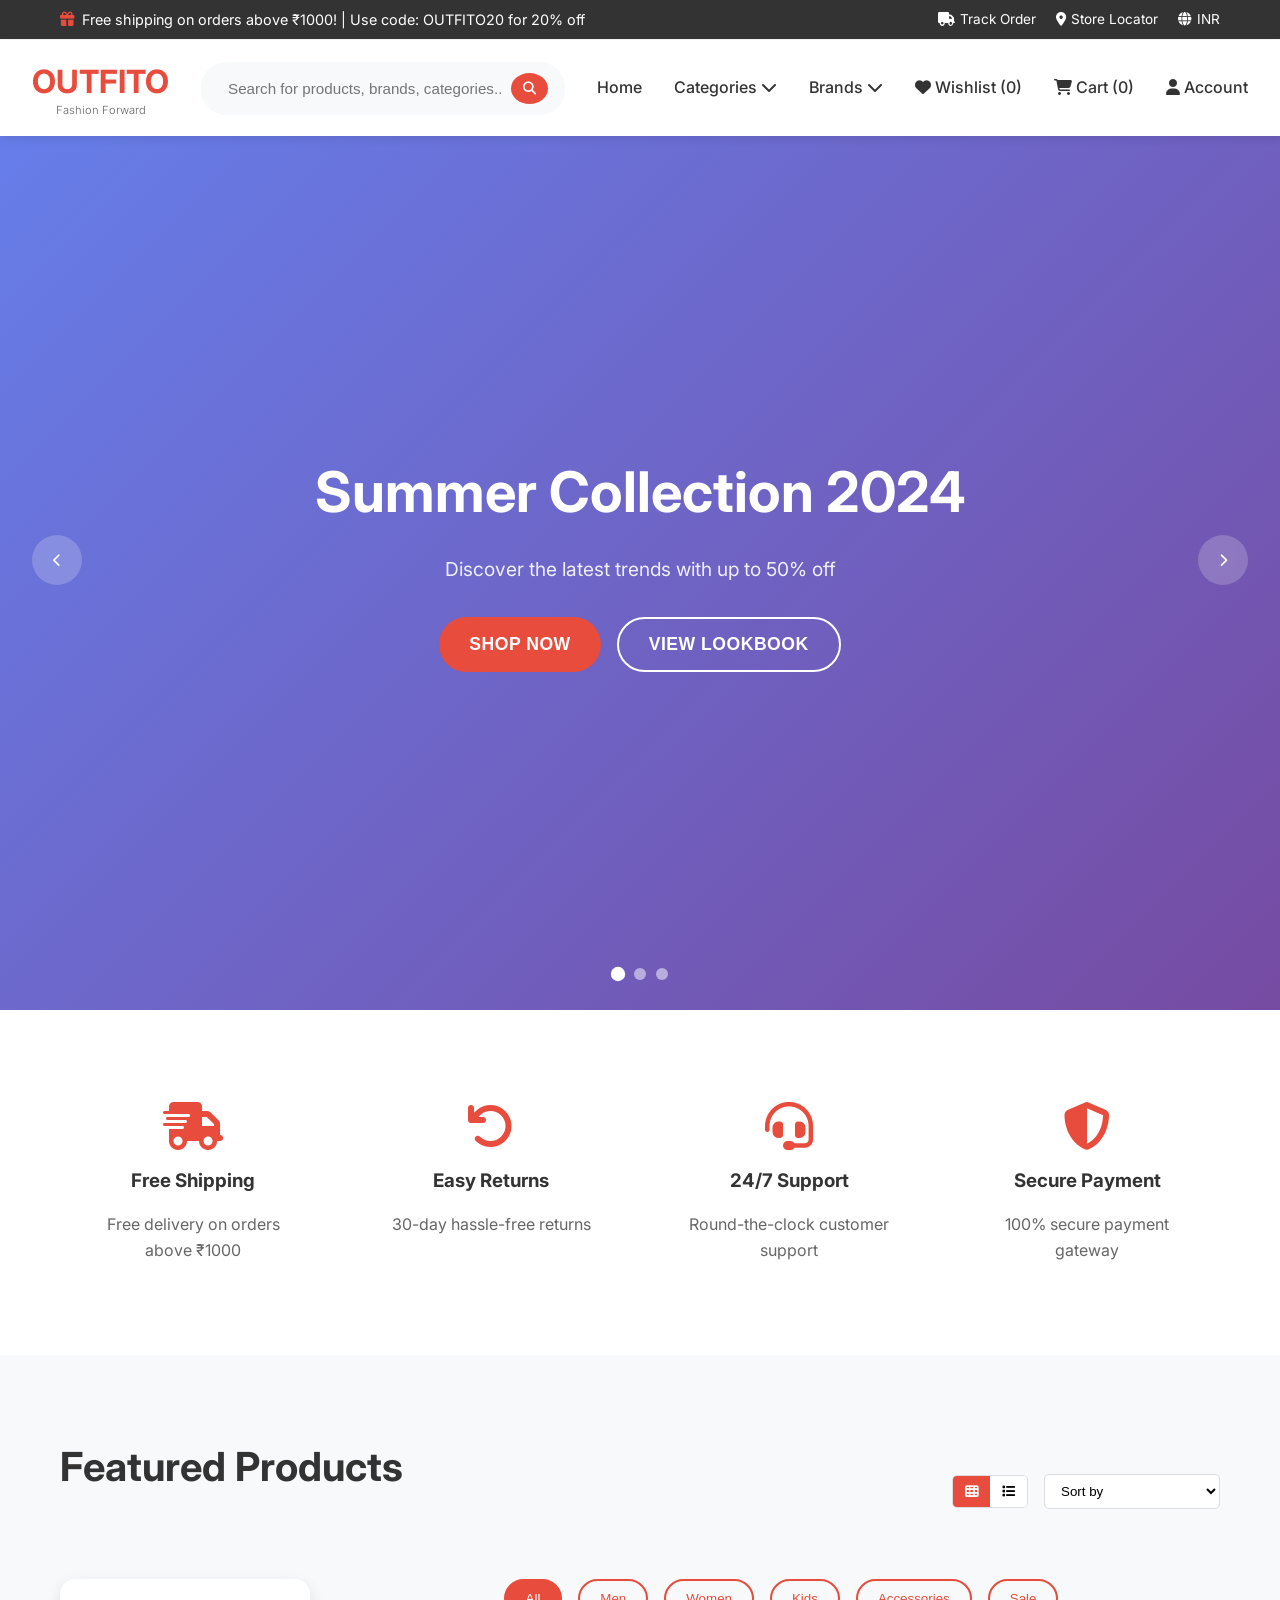
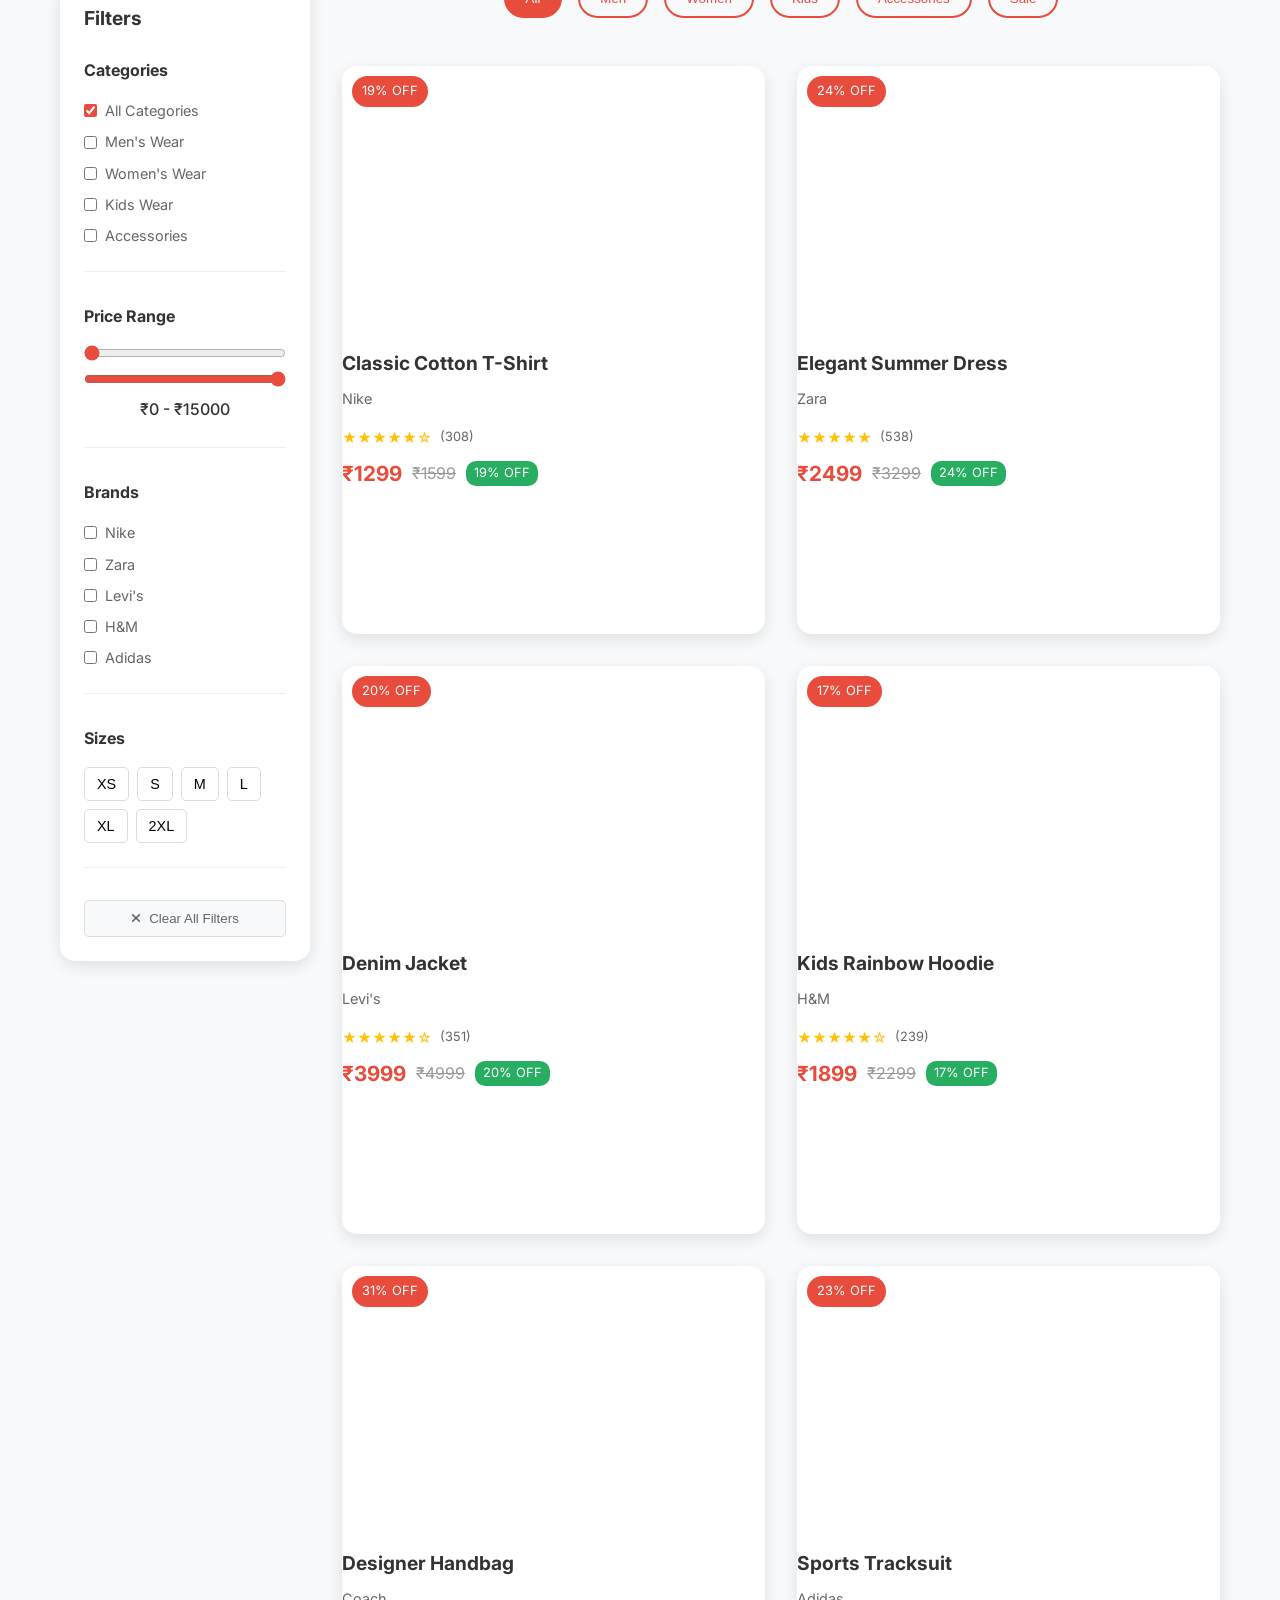
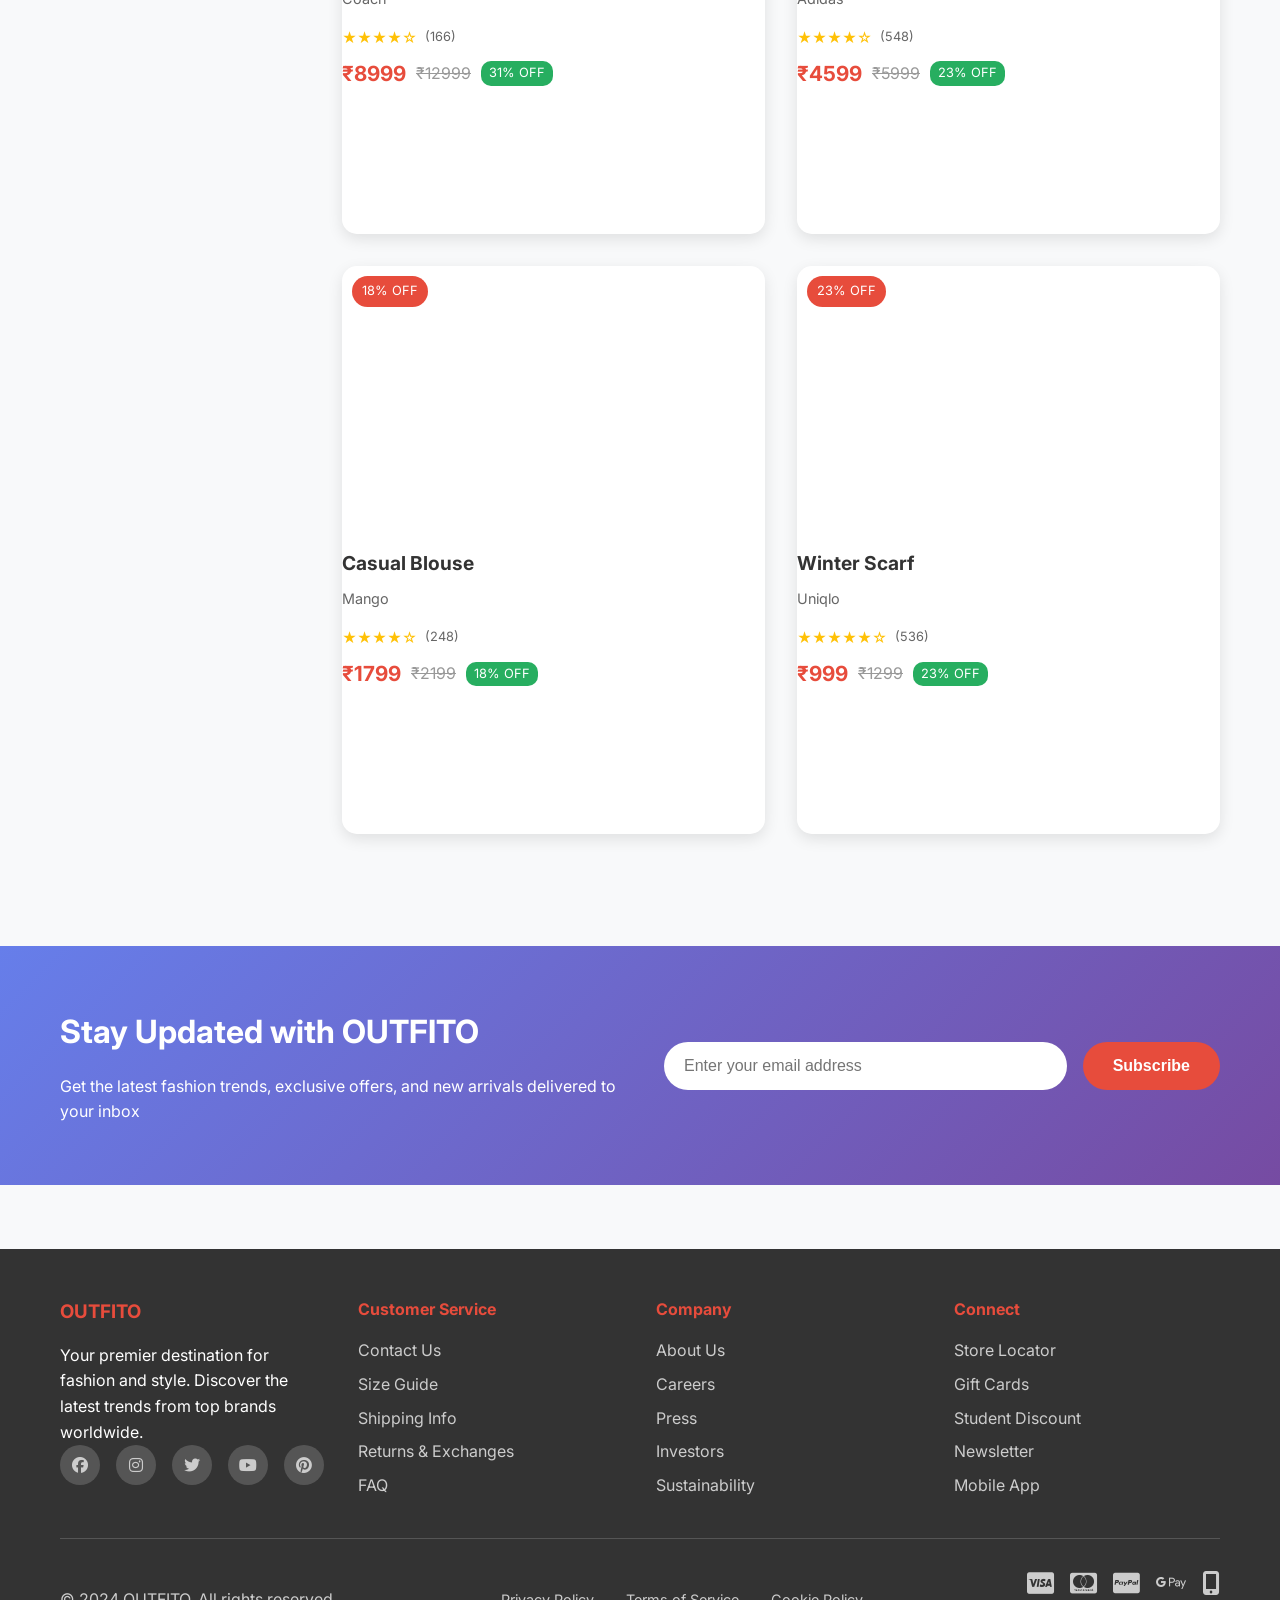
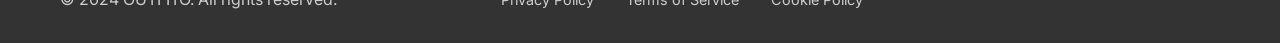
<file: product.html>
<!DOCTYPE html>
<html lang="en">
<head>
    <meta charset="UTF-8">
    <meta name="viewport" content="width=device-width, initial-scale=1.0">
    <title>Product Details - OUTFITO</title>
    <link rel="stylesheet" href="styles.css">
    <link href="https://cdnjs.cloudflare.com/ajax/libs/font-awesome/6.0.0/css/all.min.css" rel="stylesheet">
</head>
<body>
    <header>
        <nav class="navbar">
            <div class="nav-container">
                <div class="logo">
                    <h1>OUTFITO</h1>
                </div>
                <ul class="nav-menu">
                    <li><a href="index.html">Home</a></li>
                    <li class="dropdown">
                        <a href="#" class="dropdown-toggle">Show by Category <i class="fas fa-chevron-down"></i></a>
                        <ul class="dropdown-menu">
                            <li><a href="#" onclick="filterCategory('men')">Men's Wear</a></li>
                            <li><a href="#" onclick="filterCategory('women')">Women's Wear</a></li>
                            <li><a href="#" onclick="filterCategory('kids')">Kids Wear</a></li>
                            <li><a href="#" onclick="filterCategory('accessories')">Accessories</a></li>
                        </ul>
                    </li>
                    <li><a href="#" onclick="openCart()">Cart (<span id="cart-count">0</span>)</a></li>
                </ul>
                <div class="hamburger">
                    <span></span>
                    <span></span>
                    <span></span>
                </div>
            </div>
        </nav>
    </header>

    <main>
        <div class="container">
            <div class="breadcrumb">
                <a href="index.html">Home</a> > <span id="breadcrumb-category">Products</span> > <span id="breadcrumb-product">Product Details</span>
            </div>
            
            <div class="product-detail">
                <div class="product-images">
                    <div class="main-image">
                        <img id="main-product-image" src="" alt="Product Image">
                    </div>
                    <div class="thumbnail-images" id="thumbnail-images">
                        <!-- Thumbnails will be loaded here -->
                    </div>
                </div>
                
                <div class="product-info">
                    <h1 id="product-title"></h1>
                    <p class="brand" id="product-brand"></p>
                    <div class="price">
                        <span class="current-price" id="product-price">₹0</span>
                        <span class="original-price" id="original-price">₹0</span>
                        <span class="discount" id="discount-percentage"></span>
                    </div>
                    
                    <div class="product-description">
                        <h3>Description</h3>
                        <p id="product-description"></p>
                    </div>
                    
                    <div class="product-options">
                        <div class="color-selection">
                            <h3>Color</h3>
                            <div class="color-options" id="color-options">
                                <!-- Color options will be loaded here -->
                            </div>
                        </div>
                        
                        <div class="size-selection">
                            <h3>Size</h3>
                            <div class="size-options" id="size-options">
                                <!-- Size options will be loaded here -->
                            </div>
                        </div>
                        
                        <div class="quantity-selection">
                            <h3>Quantity</h3>
                            <div class="quantity-controls">
                                <button onclick="decreaseQuantity()">-</button>
                                <input type="number" id="quantity" value="1" min="1" max="10">
                                <button onclick="increaseQuantity()">+</button>
                            </div>
                        </div>
                    </div>
                    
                    <div class="product-actions">
                        <button class="btn btn-secondary" onclick="addToCart()" id="add-to-cart-btn">
                            <i class="fas fa-shopping-cart"></i> Add to Cart
                        </button>
                        <button class="btn btn-primary" onclick="buyNow()" id="buy-now-btn">
                            <i class="fas fa-bolt"></i> Buy Now
                        </button>
                    </div>
                    
                    <div class="product-features">
                        <div class="feature">
                            <i class="fas fa-truck"></i>
                            <span>Free Delivery</span>
                        </div>
                        <div class="feature">
                            <i class="fas fa-undo"></i>
                            <span>30 Days Return</span>
                        </div>
                        <div class="feature">
                            <i class="fas fa-shield-alt"></i>
                            <span>1 Year Warranty</span>
                        </div>
                    </div>
                </div>
            </div>
            
            <div class="related-products">
                <h2>Related Products</h2>
                <div class="products-grid" id="related-products-grid">
                    <!-- Related products will be loaded here -->
                </div>
            </div>
        </div>
    </main>

    <!-- Cart Modal -->
    <div id="cart-modal" class="modal">
        <div class="modal-content">
            <div class="modal-header">
                <h2>Shopping Cart</h2>
                <span class="close" onclick="closeCart()">&times;</span>
            </div>
            <div class="modal-body">
                <div id="cart-items"></div>
                <div class="cart-total">
                    <h3>Total: ₹<span id="cart-total">0</span></h3>
                </div>
                <div class="cart-actions">
                    <button class="btn btn-secondary" onclick="closeCart()">Continue Shopping</button>
                    <button class="btn btn-primary" onclick="proceedToCheckout()" id="checkout-btn">Proceed to Checkout</button>
                </div>
            </div>
        </div>
    </div>

    <footer>
        <div class="container">
            <div class="footer-content">
                <div class="footer-section">
                    <h3>OUTFITO</h3>
                    <p>Your premier destination for fashion and style.</p>
                </div>
                <div class="footer-section">
                    <h4>Quick Links</h4>
                    <ul>
                        <li><a href="#">About Us</a></li>
                        <li><a href="#">Contact</a></li>
                        <li><a href="#">Shipping Info</a></li>
                        <li><a href="#">Returns</a></li>
                    </ul>
                </div>
                <div class="footer-section">
                    <h4>Follow Us</h4>
                    <div class="social-links">
                        <a href="#"><i class="fab fa-facebook"></i></a>
                        <a href="#"><i class="fab fa-instagram"></i></a>
                        <a href="#"><i class="fab fa-twitter"></i></a>
                    </div>
                </div>
            </div>
            <div class="footer-bottom">
                <p>&copy; 2024 OUTFITO. All rights reserved.</p>
            </div>
        </div>
    </footer>

    <script src="script.js"></script>
    <script src="product.js"></script>
</body>
</html>
</file>
<file: styles.css>
/* Reset and Base Styles */
* {
    margin: 0;
    padding: 0;
    box-sizing: border-box;
}

body {
    font-family: 'Inter', -apple-system, BlinkMacSystemFont, 'Segoe UI', Roboto, sans-serif;
    line-height: 1.6;
    color: #333;
    background-color: #f8f9fa;
}

.container {
    max-width: 1200px;
    margin: 0 auto;
    padding: 0 20px;
}

/* Top Bar */
.top-bar {
    background: #333;
    color: white;
    padding: 8px 0;
    font-size: 0.9rem;
    position: fixed;
    top: 0;
    width: 100%;
    z-index: 1001;
}

.top-bar-content {
    display: flex;
    justify-content: space-between;
    align-items: center;
}

.top-bar-links {
    display: flex;
    gap: 20px;
}

.top-bar-links a {
    color: white;
    text-decoration: none;
    font-size: 0.85rem;
    display: flex;
    align-items: center;
    gap: 5px;
    transition: color 0.3s;
}

.top-bar-links a:hover {
    color: #e74c3c;
}

.announcements {
    display: flex;
    align-items: center;
    gap: 8px;
}

.announcements i {
    color: #e74c3c;
}

/* Header and Navigation */
.navbar {
    background: #fff;
    box-shadow: 0 2px 10px rgba(0,0,0,0.1);
    position: fixed;
    top: 40px;
    width: 100%;
    z-index: 1000;
}

.nav-container {
    display: flex;
    justify-content: space-between;
    align-items: center;
    padding: 1rem 2rem;
}

.logo {
    display: flex;
    flex-direction: column;
    align-items: center;
}

.logo h1 {
    color: #e74c3c;
    font-size: 2rem;
    font-weight: bold;
    margin: 0;
}

.logo-tagline {
    font-size: 0.7rem;
    color: #666;
    font-weight: 300;
    margin-top: -5px;
}

.nav-menu {
    display: flex;
    list-style: none;
    align-items: center;
    gap: 2rem;
}

.nav-menu a {
    text-decoration: none;
    color: #333;
    font-weight: 500;
    transition: color 0.3s;
}

.nav-menu a:hover {
    color: #e74c3c;
}

.dropdown {
    position: relative;
}

.dropdown-menu {
    position: absolute;
    top: 100%;
    left: 0;
    background: #fff;
    min-width: 200px;
    box-shadow: 0 5px 15px rgba(0,0,0,0.1);
    border-radius: 5px;
    opacity: 0;
    visibility: hidden;
    transform: translateY(-10px);
    transition: all 0.3s;
    list-style: none;
    padding: 0;
}

.dropdown:hover .dropdown-menu {
    opacity: 1;
    visibility: visible;
    transform: translateY(0);
}

.dropdown-menu li {
    padding: 0;
}

.dropdown-menu a {
    display: block;
    padding: 12px 20px;
    border-bottom: 1px solid #eee;
}

.dropdown-menu a:hover {
    background: #f8f9fa;
}

.hamburger {
    display: none;
    flex-direction: column;
    cursor: pointer;
}

.hamburger span {
    width: 25px;
    height: 3px;
    background: #333;
    margin: 3px 0;
    transition: 0.3s;
}

/* Search Container */
.search-container {
    position: relative;
    flex: 1;
    max-width: 500px;
    margin: 0 2rem;
}

.search-box {
    display: flex;
    align-items: center;
    background: #f8f9fa;
    border-radius: 25px;
    padding: 8px 15px;
    border: 2px solid transparent;
    transition: all 0.3s;
}

.search-box:focus-within {
    border-color: #e74c3c;
    box-shadow: 0 0 0 3px rgba(231, 76, 60, 0.1);
}

.search-box input {
    flex: 1;
    border: none;
    background: none;
    outline: none;
    padding: 8px 10px;
    font-size: 0.95rem;
}

.search-btn {
    background: #e74c3c;
    color: white;
    border: none;
    padding: 8px 12px;
    border-radius: 50%;
    cursor: pointer;
    transition: all 0.3s;
}

.search-btn:hover {
    background: #c0392b;
    transform: scale(1.05);
}

.search-suggestions {
    position: absolute;
    top: 100%;
    left: 0;
    right: 0;
    background: white;
    border-radius: 15px;
    box-shadow: 0 10px 30px rgba(0,0,0,0.15);
    max-height: 400px;
    overflow-y: auto;
    z-index: 1000;
    display: none;
    margin-top: 5px;
}

.suggestions-section {
    padding: 1rem;
}

.suggestions-section h4 {
    margin: 0 0 10px 0;
    color: #333;
    font-size: 0.9rem;
    font-weight: 600;
}

.suggestion-item {
    display: flex;
    align-items: center;
    gap: 10px;
    padding: 10px;
    border-radius: 8px;
    cursor: pointer;
    transition: background 0.3s;
}

.suggestion-item:hover {
    background: #f8f9fa;
}

.product-suggestion img {
    width: 40px;
    height: 40px;
    object-fit: cover;
    border-radius: 5px;
}

.suggestion-info {
    display: flex;
    flex-direction: column;
}

.suggestion-name {
    font-weight: 500;
    color: #333;
}

.suggestion-brand {
    font-size: 0.8rem;
    color: #666;
}

.suggestion-price {
    font-weight: bold;
    color: #e74c3c;
}

.view-all {
    text-align: center;
    font-weight: 500;
    color: #e74c3c;
}

/* Hero Slider */
.hero-slider {
    position: relative;
    height: 100vh;
    overflow: hidden;
    margin-top: 110px;
}

.hero-slide {
    position: absolute;
    top: 0;
    left: 0;
    width: 100%;
    height: 100%;
    display: flex;
    align-items: center;
    justify-content: center;
    text-align: center;
    color: white;
    opacity: 0;
    transition: opacity 0.8s ease-in-out;
}

.hero-slide.active {
    opacity: 1;
}

.hero-content h2 {
    font-size: 3.5rem;
    margin-bottom: 1rem;
    font-weight: bold;
}

.hero-content p {
    font-size: 1.2rem;
    margin-bottom: 2rem;
    opacity: 0.9;
}

.hero-buttons {
    display: flex;
    gap: 1rem;
    justify-content: center;
    flex-wrap: wrap;
}

.cta-button {
    padding: 15px 30px;
    border: none;
    border-radius: 50px;
    font-size: 1.1rem;
    cursor: pointer;
    transition: all 0.3s;
    font-weight: 600;
    text-transform: uppercase;
    letter-spacing: 0.5px;
}

.cta-button.primary {
    background: #e74c3c;
    color: white;
}

.cta-button.primary:hover {
    background: #c0392b;
    transform: translateY(-2px);
}

.cta-button.secondary {
    background: transparent;
    color: white;
    border: 2px solid white;
}

.cta-button.secondary:hover {
    background: white;
    color: #333;
    transform: translateY(-2px);
}

.hero-navigation {
    position: absolute;
    top: 50%;
    transform: translateY(-50%);
    width: 100%;
    display: flex;
    justify-content: space-between;
    padding: 0 2rem;
    pointer-events: none;
}

.hero-nav-btn {
    background: rgba(255, 255, 255, 0.2);
    border: none;
    color: white;
    width: 50px;
    height: 50px;
    border-radius: 50%;
    cursor: pointer;
    transition: all 0.3s;
    pointer-events: all;
    backdrop-filter: blur(10px);
}

.hero-nav-btn:hover {
    background: rgba(255, 255, 255, 0.3);
    transform: scale(1.1);
}

.hero-indicators {
    position: absolute;
    bottom: 30px;
    left: 50%;
    transform: translateX(-50%);
    display: flex;
    gap: 10px;
}

.indicator {
    width: 12px;
    height: 12px;
    border-radius: 50%;
    background: rgba(255, 255, 255, 0.5);
    cursor: pointer;
    transition: all 0.3s;
}

.indicator.active {
    background: white;
    transform: scale(1.2);
}

/* Products Section */
.products-section {
    padding: 80px 0;
}

.products-section h2 {
    text-align: center;
    font-size: 2.5rem;
    margin-bottom: 3rem;
    color: #333;
}

.filter-buttons {
    display: flex;
    justify-content: center;
    gap: 1rem;
    margin-bottom: 3rem;
    flex-wrap: wrap;
}

.filter-btn {
    padding: 10px 20px;
    border: 2px solid #e74c3c;
    background: transparent;
    color: #e74c3c;
    border-radius: 25px;
    cursor: pointer;
    transition: all 0.3s;
}

.filter-btn.active,
.filter-btn:hover {
    background: #e74c3c;
    color: white;
}

.products-grid {
    display: grid;
    grid-template-columns: repeat(auto-fit, minmax(280px, 1fr));
    gap: 2rem;
    margin-bottom: 2rem;
}

.product-card {
    background: white;
    border-radius: 15px;
    overflow: hidden;
    box-shadow: 0 5px 15px rgba(0,0,0,0.1);
    transition: transform 0.3s, box-shadow 0.3s;
    cursor: pointer;
}

.product-card:hover {
    transform: translateY(-5px);
    box-shadow: 0 15px 30px rgba(0,0,0,0.15);
}

.product-image {
    width: 100%;
    height: 250px;
    background-size: cover;
    background-position: center;
    position: relative;
}

.product-badge {
    position: absolute;
    top: 10px;
    left: 10px;
    background: #e74c3c;
    color: white;
    padding: 5px 10px;
    border-radius: 20px;
    font-size: 0.8rem;
}

.product-info {
    padding: 1.5rem;
}

.product-info h3 {
    font-size: 1.2rem;
    margin-bottom: 0.5rem;
    color: #333;
}

.product-brand {
    color: #666;
    font-size: 0.9rem;
    margin-bottom: 1rem;
}

.product-price {
    display: flex;
    align-items: center;
    gap: 10px;
    margin-bottom: 1rem;
}

.current-price {
    font-size: 1.3rem;
    font-weight: bold;
    color: #e74c3c;
}

.original-price {
    text-decoration: line-through;
    color: #999;
}

.discount {
    background: #27ae60;
    color: white;
    padding: 2px 8px;
    border-radius: 10px;
    font-size: 0.8rem;
}

/* Product Detail Page */
.breadcrumb {
    margin: 100px 0 30px 0;
    font-size: 0.9rem;
}

.breadcrumb a {
    color: #e74c3c;
    text-decoration: none;
}

.product-detail {
    display: grid;
    grid-template-columns: 1fr 1fr;
    gap: 3rem;
    margin-bottom: 3rem;
}

.product-images {
    display: flex;
    flex-direction: column;
    gap: 1rem;
}

.main-image {
    border-radius: 15px;
    overflow: hidden;
    box-shadow: 0 10px 30px rgba(0,0,0,0.1);
}

.main-image img {
    width: 100%;
    height: 500px;
    object-fit: cover;
}

.thumbnail-images {
    display: flex;
    gap: 10px;
}

.thumbnail {
    width: 80px;
    height: 80px;
    border-radius: 10px;
    overflow: hidden;
    cursor: pointer;
    border: 2px solid transparent;
    transition: all 0.3s;
}

.thumbnail.active {
    border-color: #e74c3c;
}

.thumbnail img {
    width: 100%;
    height: 100%;
    object-fit: cover;
}

.product-info {
    padding: 2rem 0;
}

.product-info h1 {
    font-size: 2.5rem;
    margin-bottom: 1rem;
    color: #333;
}

.brand {
    font-size: 1.1rem;
    color: #666;
    margin-bottom: 2rem;
}

.price {
    margin-bottom: 2rem;
}

.price .current-price {
    font-size: 2rem;
    color: #e74c3c;
    font-weight: bold;
}

.price .original-price {
    font-size: 1.5rem;
    color: #999;
    text-decoration: line-through;
    margin-left: 1rem;
}

.price .discount {
    background: #27ae60;
    color: white;
    padding: 5px 15px;
    border-radius: 20px;
    margin-left: 1rem;
}

.product-description {
    margin-bottom: 2rem;
    padding-bottom: 2rem;
    border-bottom: 1px solid #eee;
}

.product-description h3 {
    margin-bottom: 1rem;
    color: #333;
}

.product-options {
    margin-bottom: 2rem;
}

.product-options h3 {
    margin-bottom: 1rem;
    color: #333;
}

.color-options {
    display: flex;
    gap: 10px;
    margin-bottom: 2rem;
}

.color-option {
    width: 40px;
    height: 40px;
    border-radius: 50%;
    border: 3px solid transparent;
    cursor: pointer;
    transition: all 0.3s;
}

.color-option.selected {
    border-color: #333;
    transform: scale(1.1);
}

.size-options {
    display: flex;
    gap: 10px;
    margin-bottom: 2rem;
    flex-wrap: wrap;
}

.size-option {
    padding: 10px 15px;
    border: 2px solid #ddd;
    background: white;
    border-radius: 5px;
    cursor: pointer;
    transition: all 0.3s;
    min-width: 50px;
    text-align: center;
}

.size-option.selected {
    border-color: #e74c3c;
    background: #e74c3c;
    color: white;
}

.quantity-controls {
    display: flex;
    align-items: center;
    gap: 10px;
    margin-bottom: 2rem;
}

.quantity-controls button {
    width: 40px;
    height: 40px;
    border: 1px solid #ddd;
    background: white;
    cursor: pointer;
    border-radius: 5px;
    font-size: 1.2rem;
}

.quantity-controls input {
    width: 60px;
    height: 40px;
    text-align: center;
    border: 1px solid #ddd;
    border-radius: 5px;
}

.product-actions {
    display: flex;
    gap: 1rem;
    margin-bottom: 2rem;
}

.btn {
    padding: 15px 30px;
    border: none;
    border-radius: 8px;
    font-size: 1rem;
    cursor: pointer;
    transition: all 0.3s;
    display: inline-flex;
    align-items: center;
    gap: 10px;
    text-decoration: none;
    justify-content: center;
}

.btn-primary {
    background: #e74c3c;
    color: white;
}

.btn-primary:hover {
    background: #c0392b;
    transform: translateY(-2px);
}

.btn-secondary {
    background: transparent;
    color: #e74c3c;
    border: 2px solid #e74c3c;
}

.btn-secondary:hover {
    background: #e74c3c;
    color: white;
}

.product-features {
    display: flex;
    gap: 2rem;
    margin-top: 2rem;
    padding-top: 2rem;
    border-top: 1px solid #eee;
}

.feature {
    display: flex;
    align-items: center;
    gap: 10px;
    color: #666;
}

.feature i {
    color: #27ae60;
    font-size: 1.2rem;
}

/* Modal Styles */
.modal {
    display: none;
    position: fixed;
    z-index: 2000;
    left: 0;
    top: 0;
    width: 100%;
    height: 100%;
    background-color: rgba(0,0,0,0.5);
}

.modal-content {
    background-color: white;
    margin: 5% auto;
    padding: 0;
    border-radius: 15px;
    width: 80%;
    max-width: 600px;
    max-height: 80vh;
    overflow-y: auto;
}

.modal-header {
    display: flex;
    justify-content: space-between;
    align-items: center;
    padding: 2rem;
    border-bottom: 1px solid #eee;
}

.modal-header h2 {
    color: #333;
}

.close {
    color: #aaa;
    float: right;
    font-size: 28px;
    font-weight: bold;
    cursor: pointer;
}

.close:hover {
    color: #e74c3c;
}

.modal-body {
    padding: 2rem;
}

.cart-item {
    display: flex;
    align-items: center;
    gap: 1rem;
    padding: 1rem 0;
    border-bottom: 1px solid #eee;
}

.cart-item img {
    width: 80px;
    height: 80px;
    object-fit: cover;
    border-radius: 8px;
}

.cart-item-info {
    flex: 1;
}

.cart-item-info h4 {
    margin-bottom: 0.5rem;
    color: #333;
}

.cart-item-meta {
    font-size: 0.9rem;
    color: #666;
    margin-bottom: 0.5rem;
}

.cart-item-price {
    font-weight: bold;
    color: #e74c3c;
}

.cart-item-controls {
    display: flex;
    align-items: center;
    gap: 10px;
}

.cart-item-controls button {
    width: 30px;
    height: 30px;
    border: 1px solid #ddd;
    background: white;
    cursor: pointer;
    border-radius: 3px;
}

.cart-item-controls input {
    width: 50px;
    height: 30px;
    text-align: center;
    border: 1px solid #ddd;
    border-radius: 3px;
}

.remove-item {
    color: #e74c3c;
    cursor: pointer;
    font-size: 1.2rem;
}

.cart-total {
    text-align: center;
    margin: 2rem 0;
    padding: 1rem;
    background: #f8f9fa;
    border-radius: 8px;
}

.cart-actions {
    display: flex;
    gap: 1rem;
    justify-content: center;
}

/* Checkout Styles */
.checkout-container {
    margin-top: 100px;
    margin-bottom: 3rem;
}

.checkout-header {
    text-align: center;
    margin-bottom: 3rem;
}

.checkout-header h1 {
    font-size: 2.5rem;
    color: #333;
    margin-bottom: 2rem;
}

.checkout-steps {
    display: flex;
    justify-content: center;
    gap: 2rem;
    margin-bottom: 2rem;
}

.step {
    display: flex;
    align-items: center;
    gap: 10px;
    padding: 10px 20px;
    border-radius: 25px;
    background: #f8f9fa;
    transition: all 0.3s;
}

.step.active {
    background: #e74c3c;
    color: white;
}

.step-number {
    width: 30px;
    height: 30px;
    background: white;
    color: #333;
    border-radius: 50%;
    display: flex;
    align-items: center;
    justify-content: center;
    font-weight: bold;
}

.step.active .step-number {
    background: #333;
    color: white;
}

.checkout-content {
    display: grid;
    grid-template-columns: 2fr 1fr;
    gap: 3rem;
}

.checkout-section {
    background: white;
    padding: 2rem;
    border-radius: 15px;
    box-shadow: 0 5px 15px rgba(0,0,0,0.1);
}

.hidden {
    display: none !important;
}

.form-row {
    display: grid;
    grid-template-columns: repeat(auto-fit, minmax(200px, 1fr));
    gap: 1rem;
}

.form-group {
    margin-bottom: 1.5rem;
}

.form-group label {
    display: block;
    margin-bottom: 0.5rem;
    font-weight: 500;
    color: #333;
}

.form-group input,
.form-group select {
    width: 100%;
    padding: 12px;
    border: 2px solid #ddd;
    border-radius: 8px;
    font-size: 1rem;
    transition: border-color 0.3s;
}

.form-group input:focus,
.form-group select:focus {
    outline: none;
    border-color: #e74c3c;
}

.payment-methods {
    margin-bottom: 2rem;
}

.payment-option {
    margin-bottom: 1rem;
}

.payment-option input[type="radio"] {
    display: none;
}

.payment-label {
    display: flex;
    align-items: center;
    gap: 1rem;
    padding: 1rem;
    border: 2px solid #ddd;
    border-radius: 8px;
    cursor: pointer;
    transition: all 0.3s;
}

.payment-option input[type="radio"]:checked + .payment-label {
    border-color: #e74c3c;
    background: #fef5f5;
}

.payment-label i {
    font-size: 1.5rem;
    color: #e74c3c;
    width: 30px;
}

.payment-label strong {
    color: #333;
    margin-bottom: 0.5rem;
    display: block;
}

.payment-label p {
    color: #666;
    font-size: 0.9rem;
    margin: 0;
}

.payment-details {
    margin-top: 1rem;
    padding: 1rem;
    background: #f8f9fa;
    border-radius: 8px;
}

.payment-actions {
    display: flex;
    gap: 1rem;
    justify-content: space-between;
    margin-top: 2rem;
}

.order-success {
    text-align: center;
    padding: 3rem 1rem;
}

.order-success i {
    font-size: 4rem;
    color: #27ae60;
    margin-bottom: 2rem;
}

.order-success h2 {
    color: #333;
    margin-bottom: 1rem;
}

.order-success p {
    color: #666;
    margin-bottom: 1rem;
}

.order-summary {
    background: white;
    padding: 2rem;
    border-radius: 15px;
    box-shadow: 0 5px 15px rgba(0,0,0,0.1);
    height: fit-content;
}

.order-summary h3 {
    margin-bottom: 1.5rem;
    color: #333;
    text-align: center;
}

.checkout-item {
    display: flex;
    gap: 1rem;
    margin-bottom: 1rem;
    padding-bottom: 1rem;
    border-bottom: 1px solid #eee;
}

.checkout-item img {
    width: 60px;
    height: 60px;
    object-fit: cover;
    border-radius: 8px;
}

.checkout-item-info h5 {
    margin-bottom: 0.5rem;
    color: #333;
}

.checkout-item-meta {
    font-size: 0.8rem;
    color: #666;
}

.summary-row {
    display: flex;
    justify-content: space-between;
    margin-bottom: 1rem;
    padding: 0.5rem 0;
}

.summary-row.total {
    font-weight: bold;
    font-size: 1.2rem;
    border-top: 2px solid #e74c3c;
    padding-top: 1rem;
    margin-top: 1rem;
    color: #e74c3c;
}

/* Footer */
footer {
    background: #333;
    color: white;
    padding: 3rem 0 1rem;
    margin-top: 4rem;
}

.footer-content {
    display: grid;
    grid-template-columns: repeat(auto-fit, minmax(250px, 1fr));
    gap: 2rem;
    margin-bottom: 2rem;
}

.footer-section h3,
.footer-section h4 {
    margin-bottom: 1rem;
    color: #e74c3c;
}

.footer-section ul {
    list-style: none;
}

.footer-section ul li {
    margin-bottom: 0.5rem;
}

.footer-section a {
    color: #ccc;
    text-decoration: none;
    transition: color 0.3s;
}

.footer-section a:hover {
    color: #e74c3c;
}

.social-links {
    display: flex;
    gap: 1rem;
}

.social-links a {
    width: 40px;
    height: 40px;
    background: #555;
    border-radius: 50%;
    display: flex;
    align-items: center;
    justify-content: center;
    transition: background 0.3s;
}

.social-links a:hover {
    background: #e74c3c;
}

.footer-bottom {
    text-align: center;
    padding-top: 2rem;
    border-top: 1px solid #555;
    color: #ccc;
}

/* Responsive Design */
@media (max-width: 768px) {
    .nav-menu {
        position: fixed;
        left: -100%;
        top: 70px;
        flex-direction: column;
        background-color: white;
        width: 100%;
        text-align: center;
        transition: 0.3s;
        box-shadow: 0 10px 27px rgba(0,0,0,0.05);
        padding: 2rem 0;
        gap: 1rem;
    }

    .nav-menu.active {
        left: 0;
    }

    .hamburger {
        display: flex;
    }

    .hero-content h2 {
        font-size: 2.5rem;
    }

    .product-detail {
        grid-template-columns: 1fr;
        gap: 2rem;
    }

    .checkout-content {
        grid-template-columns: 1fr;
    }

    .checkout-steps {
        flex-direction: column;
        align-items: center;
    }

    .payment-actions {
        flex-direction: column;
    }

    .cart-actions {
        flex-direction: column;
    }

    .products-grid {
        grid-template-columns: repeat(auto-fit, minmax(250px, 1fr));
        gap: 1rem;
    }

    .filter-buttons {
        justify-content: center;
    }

    .product-actions {
        flex-direction: column;
    }

    .product-features {
        flex-direction: column;
        gap: 1rem;
    }

    .modal-content {
        width: 95%;
        margin: 10% auto;
    }
}

@media (max-width: 480px) {
    .container {
        padding: 0 10px;
    }

    .hero-content h2 {
        font-size: 2rem;
    }

    .hero-content p {
        font-size: 1rem;
    }

    .product-info h1 {
        font-size: 2rem;
    }

    .checkout-section {
        padding: 1rem;
    }

    .order-summary {
        padding: 1rem;
    }
}

/* Loading and Animation States */
.loading {
    display: flex;
    justify-content: center;
    align-items: center;
    height: 200px;
}

.spinner {
    width: 40px;
    height: 40px;
    border: 4px solid #f3f3f3;
    border-top: 4px solid #e74c3c;
    border-radius: 50%;
    animation: spin 1s linear infinite;
}

@keyframes spin {
    0% { transform: rotate(0deg); }
    100% { transform: rotate(360deg); }
}

.fade-in {
    animation: fadeIn 0.5s ease-in;
}

@keyframes fadeIn {
    from { opacity: 0; transform: translateY(20px); }
    to { opacity: 1; transform: translateY(0); }
}

/* Empty States */
.empty-cart {
    text-align: center;
    padding: 3rem 1rem;
    color: #666;
}

.empty-cart i {
    font-size: 4rem;
    color: #ddd;
    margin-bottom: 1rem;
}

.empty-products {
    text-align: center;
    padding: 3rem 1rem;
    grid-column: 1 / -1;
    color: #666;
}

/* Success Messages */
.success-message {
    background: #d4edda;
    color: #155724;
    padding: 1rem;
    border-radius: 8px;
    margin-bottom: 1rem;
    border: 1px solid #c3e6cb;
}

.error-message {
    background: #f8d7da;
    color: #721c24;
    padding: 1rem;
    border-radius: 8px;
    margin-bottom: 1rem;
    border: 1px solid #f5c6cb;
}

/* Features Section */
.features-section {
    padding: 60px 0;
    background: white;
}

.features-grid {
    display: grid;
    grid-template-columns: repeat(auto-fit, minmax(250px, 1fr));
    gap: 2rem;
}

.feature-item {
    text-align: center;
    padding: 2rem;
    border-radius: 15px;
    transition: transform 0.3s;
}

.feature-item:hover {
    transform: translateY(-5px);
}

.feature-item i {
    font-size: 3rem;
    color: #e74c3c;
    margin-bottom: 1rem;
}

.feature-item h3 {
    margin-bottom: 1rem;
    color: #333;
}

.feature-item p {
    color: #666;
}

/* Enhanced Products Section */
.section-header {
    display: flex;
    justify-content: space-between;
    align-items: center;
    margin-bottom: 2rem;
}

.view-controls {
    display: flex;
    align-items: center;
    gap: 1rem;
}

.view-toggle {
    display: flex;
    border: 1px solid #ddd;
    border-radius: 5px;
    overflow: hidden;
}

.view-btn {
    padding: 8px 12px;
    border: none;
    background: white;
    cursor: pointer;
    transition: all 0.3s;
}

.view-btn.active,
.view-btn:hover {
    background: #e74c3c;
    color: white;
}

.sort-dropdown select {
    padding: 8px 12px;
    border: 1px solid #ddd;
    border-radius: 5px;
    background: white;
    cursor: pointer;
}

.products-container {
    display: grid;
    grid-template-columns: 250px 1fr;
    gap: 2rem;
}

.filters-sidebar {
    background: white;
    padding: 1.5rem;
    border-radius: 15px;
    box-shadow: 0 5px 15px rgba(0,0,0,0.1);
    height: fit-content;
    position: sticky;
    top: 150px;
}

.filters-sidebar h3 {
    margin-bottom: 1.5rem;
    color: #333;
    font-size: 1.2rem;
}

.filter-group {
    margin-bottom: 2rem;
    padding-bottom: 1.5rem;
    border-bottom: 1px solid #eee;
}

.filter-group:last-child {
    border-bottom: none;
}

.filter-group h4 {
    margin-bottom: 1rem;
    color: #333;
    font-size: 1rem;
}

.filter-options {
    display: flex;
    flex-direction: column;
    gap: 8px;
}

.filter-options label {
    display: flex;
    align-items: center;
    gap: 8px;
    cursor: pointer;
    font-size: 0.9rem;
    color: #666;
}

.filter-options input[type="checkbox"] {
    accent-color: #e74c3c;
}

.price-range {
    display: flex;
    flex-direction: column;
    gap: 10px;
}

.price-range input[type="range"] {
    width: 100%;
    accent-color: #e74c3c;
}

.price-display {
    text-align: center;
    font-weight: 500;
    color: #333;
}

.size-filters {
    display: flex;
    flex-wrap: wrap;
    gap: 8px;
}

.size-filter-btn {
    padding: 8px 12px;
    border: 1px solid #ddd;
    background: white;
    border-radius: 5px;
    cursor: pointer;
    transition: all 0.3s;
    font-size: 0.9rem;
}

.size-filter-btn.active,
.size-filter-btn:hover {
    background: #e74c3c;
    color: white;
    border-color: #e74c3c;
}

.clear-filters-btn {
    width: 100%;
    padding: 10px;
    background: #f8f9fa;
    border: 1px solid #ddd;
    border-radius: 5px;
    cursor: pointer;
    transition: all 0.3s;
    color: #666;
    display: flex;
    align-items: center;
    justify-content: center;
    gap: 8px;
}

.clear-filters-btn:hover {
    background: #e74c3c;
    color: white;
    border-color: #e74c3c;
}

/* Enhanced Product Cards */
.product-card {
    position: relative;
    background: white;
    border-radius: 15px;
    overflow: hidden;
    box-shadow: 0 5px 15px rgba(0,0,0,0.1);
    transition: transform 0.3s, box-shadow 0.3s;
    cursor: pointer;
}

.product-card:hover {
    transform: translateY(-5px);
    box-shadow: 0 15px 30px rgba(0,0,0,0.15);
}

.product-overlay {
    position: absolute;
    top: 10px;
    right: 10px;
    display: flex;
    flex-direction: column;
    gap: 8px;
    opacity: 0;
    transition: opacity 0.3s;
}

.product-card:hover .product-overlay {
    opacity: 1;
}

.overlay-btn {
    width: 40px;
    height: 40px;
    border: none;
    border-radius: 50%;
    background: rgba(255, 255, 255, 0.9);
    color: #333;
    cursor: pointer;
    transition: all 0.3s;
    display: flex;
    align-items: center;
    justify-content: center;
    backdrop-filter: blur(10px);
}

.overlay-btn:hover {
    background: #e74c3c;
    color: white;
    transform: scale(1.1);
}

.wishlist-btn.active {
    background: #e74c3c;
    color: white;
}

.product-rating {
    display: flex;
    align-items: center;
    gap: 8px;
    margin-bottom: 0.5rem;
}

.stars {
    color: #ffc107;
    font-size: 0.9rem;
}

.rating-count {
    font-size: 0.8rem;
    color: #666;
}

.product-actions {
    padding: 1rem;
    padding-top: 0;
}

.add-to-cart-btn {
    width: 100%;
    opacity: 0;
    transform: translateY(10px);
    transition: all 0.3s;
}

.product-card:hover .add-to-cart-btn {
    opacity: 1;
    transform: translateY(0);
}

/* List View */
.products-grid.list-view {
    display: flex;
    flex-direction: column;
    gap: 1rem;
}

.products-grid.list-view .product-card {
    display: flex;
    flex-direction: row;
    height: 200px;
}

.products-grid.list-view .product-image {
    width: 250px;
    height: 200px;
    flex-shrink: 0;
}

.products-grid.list-view .product-info {
    flex: 1;
    padding: 1.5rem;
    display: flex;
    flex-direction: column;
    justify-content: space-between;
}

.products-grid.list-view .product-actions {
    width: auto;
    padding: 1.5rem;
    display: flex;
    align-items: center;
}

.products-grid.list-view .add-to-cart-btn {
    opacity: 1;
    transform: none;
    width: auto;
    padding: 10px 20px;
}

/* Newsletter Section */
.newsletter-section {
    background: linear-gradient(135deg, #667eea 0%, #764ba2 100%);
    padding: 60px 0;
    color: white;
}

.newsletter-content {
    display: grid;
    grid-template-columns: 1fr 1fr;
    gap: 3rem;
    align-items: center;
}

.newsletter-text h3 {
    font-size: 2rem;
    margin-bottom: 1rem;
}

.newsletter-form {
    display: flex;
    gap: 1rem;
}

.newsletter-form input {
    flex: 1;
    padding: 15px 20px;
    border: none;
    border-radius: 50px;
    font-size: 1rem;
    outline: none;
}

.newsletter-form button {
    padding: 15px 30px;
    background: #e74c3c;
    color: white;
    border: none;
    border-radius: 50px;
    font-size: 1rem;
    cursor: pointer;
    transition: all 0.3s;
    font-weight: 600;
}

.newsletter-form button:hover {
    background: #c0392b;
    transform: translateY(-2px);
}

/* Wishlist Modal */
.wishlist-item {
    display: flex;
    align-items: center;
    gap: 1rem;
    padding: 1rem 0;
    border-bottom: 1px solid #eee;
}

.wishlist-item img {
    width: 80px;
    height: 80px;
    object-fit: cover;
    border-radius: 8px;
}

.wishlist-item-info {
    flex: 1;
}

.wishlist-item-info h4 {
    margin-bottom: 0.5rem;
    color: #333;
}

.wishlist-item-info .brand {
    color: #666;
    font-size: 0.9rem;
    margin-bottom: 0.5rem;
}

.wishlist-item-info .price {
    font-weight: bold;
    color: #e74c3c;
}

.wishlist-item-actions {
    display: flex;
    gap: 10px;
}

.empty-wishlist {
    text-align: center;
    padding: 3rem 1rem;
    color: #666;
}

.empty-wishlist i {
    font-size: 4rem;
    color: #ddd;
    margin-bottom: 1rem;
}

/* Enhanced Cart Modal */
.promo-code {
    display: flex;
    gap: 10px;
    margin-bottom: 1rem;
    padding-bottom: 1rem;
    border-bottom: 1px solid #eee;
}

.promo-code input {
    flex: 1;
    padding: 10px;
    border: 1px solid #ddd;
    border-radius: 5px;
}

.promo-code button {
    padding: 10px 20px;
    background: #e74c3c;
    color: white;
    border: none;
    border-radius: 5px;
    cursor: pointer;
    transition: all 0.3s;
}

.promo-code button:hover {
    background: #c0392b;
}

.total-breakdown {
    margin-bottom: 1rem;
}

.total-row {
    display: flex;
    justify-content: space-between;
    margin-bottom: 0.5rem;
    padding: 0.5rem 0;
}

.total-row.final-total {
    font-weight: bold;
    font-size: 1.2rem;
    border-top: 2px solid #e74c3c;
    padding-top: 1rem;
    margin-top: 1rem;
    color: #e74c3c;
}

/* Quick View Modal */
.modal-content.large {
    max-width: 900px;
    width: 90%;
}

.quick-view-product {
    display: grid;
    grid-template-columns: 1fr 1fr;
    gap: 2rem;
}

.quick-view-images img {
    width: 100%;
    height: 400px;
    object-fit: cover;
    border-radius: 10px;
}

.quick-view-info {
    padding: 1rem 0;
}

.quick-view-info h2 {
    margin-bottom: 0.5rem;
    color: #333;
}

.quick-view-info .brand {
    color: #666;
    margin-bottom: 1rem;
}

.quick-view-info .price {
    margin-bottom: 1rem;
}

.quick-view-info .description {
    margin-bottom: 1.5rem;
    color: #666;
    line-height: 1.6;
}

.quick-options {
    margin-bottom: 2rem;
}

.quick-options h4 {
    margin-bottom: 0.5rem;
    color: #333;
}

.quick-options .color-option {
    width: 30px;
    height: 30px;
    border-radius: 50%;
    margin-right: 8px;
    cursor: pointer;
    border: 2px solid transparent;
    transition: all 0.3s;
}

.quick-options .color-option:hover {
    border-color: #333;
    transform: scale(1.1);
}

.quick-options .size-option {
    display: inline-block;
    padding: 8px 12px;
    margin-right: 8px;
    border: 1px solid #ddd;
    border-radius: 5px;
    cursor: pointer;
    transition: all 0.3s;
}

.quick-options .size-option:hover {
    background: #e74c3c;
    color: white;
    border-color: #e74c3c;
}

.quick-actions {
    display: flex;
    gap: 1rem;
    flex-wrap: wrap;
}

/* Toast Notifications */
.notification-toast {
    position: fixed;
    top: 20px;
    right: 20px;
    background: white;
    border-radius: 10px;
    box-shadow: 0 10px 30px rgba(0,0,0,0.2);
    padding: 1rem 1.5rem;
    z-index: 10000;
    transform: translateX(400px);
    transition: transform 0.3s ease-in-out;
    border-left: 4px solid #17a2b8;
}

.notification-toast.show {
    transform: translateX(0);
}

.notification-toast.success {
    border-left-color: #28a745;
}

.notification-toast.error {
    border-left-color: #dc3545;
}

.notification-toast.warning {
    border-left-color: #ffc107;
}

.toast-content {
    display: flex;
    align-items: center;
    gap: 10px;
}

.toast-icon {
    font-size: 1.2rem;
}

.notification-toast.success .toast-icon {
    color: #28a745;
}

.notification-toast.error .toast-icon {
    color: #dc3545;
}

.notification-toast.warning .toast-icon {
    color: #ffc107;
}

.notification-toast.info .toast-icon {
    color: #17a2b8;
}

/* Loading Overlay */
.loading-overlay {
    position: fixed;
    top: 0;
    left: 0;
    width: 100%;
    height: 100%;
    background: rgba(255, 255, 255, 0.9);
    display: none;
    align-items: center;
    justify-content: center;
    z-index: 10000;
}

.spinner-container {
    text-align: center;
}

.spinner-container p {
    margin-top: 1rem;
    color: #666;
    font-weight: 500;
}

/* Back to Top Button */
.back-to-top {
    position: fixed;
    bottom: 20px;
    right: 20px;
    width: 50px;
    height: 50px;
    background: #e74c3c;
    color: white;
    border: none;
    border-radius: 50%;
    cursor: pointer;
    opacity: 0;
    visibility: hidden;
    transition: all 0.3s;
    z-index: 1000;
    display: flex;
    align-items: center;
    justify-content: center;
    font-size: 1.2rem;
}

.back-to-top.visible {
    opacity: 1;
    visibility: visible;
}

.back-to-top:hover {
    background: #c0392b;
    transform: translateY(-2px);
}

/* Enhanced Footer */
.footer-bottom-content {
    display: flex;
    justify-content: space-between;
    align-items: center;
    flex-wrap: wrap;
    gap: 1rem;
}

.footer-links {
    display: flex;
    gap: 2rem;
}

.footer-links a {
    color: #ccc;
    text-decoration: none;
    font-size: 0.9rem;
    transition: color 0.3s;
}

.footer-links a:hover {
    color: #e74c3c;
}

.payment-methods {
    display: flex;
    gap: 1rem;
    align-items: center;
}

.payment-methods i {
    font-size: 1.5rem;
    color: #ccc;
    transition: color 0.3s;
}

.payment-methods i:hover {
    color: #e74c3c;
}

/* No Results State */
.no-results {
    text-align: center;
    padding: 4rem 2rem;
    grid-column: 1 / -1;
}

.no-results i {
    font-size: 4rem;
    color: #ddd;
    margin-bottom: 1rem;
}

.no-results h3 {
    color: #333;
    margin-bottom: 1rem;
}

.no-results p {
    color: #666;
    margin-bottom: 2rem;
}

/* Enhanced Responsive Design */
@media (max-width: 1024px) {
    .products-container {
        grid-template-columns: 1fr;
    }
    
    .filters-sidebar {
        position: static;
        margin-bottom: 2rem;
    }
    
    .newsletter-content {
        grid-template-columns: 1fr;
        text-align: center;
    }
    
    .quick-view-product {
        grid-template-columns: 1fr;
    }
}

@media (max-width: 768px) {
    .top-bar {
        display: none;
    }
    
    .navbar {
        top: 0;
    }
    
    .hero-slider {
        margin-top: 70px;
    }
    
    .search-container {
        display: none;
    }
    
    .section-header {
        flex-direction: column;
        gap: 1rem;
        align-items: stretch;
    }
    
    .view-controls {
        justify-content: center;
    }
    
    .hero-content h2 {
        font-size: 2.5rem;
    }
    
    .hero-buttons {
        flex-direction: column;
        align-items: center;
    }
    
    .newsletter-form {
        flex-direction: column;
    }
    
    .footer-bottom-content {
        flex-direction: column;
        text-align: center;
    }
    
    .payment-methods {
        justify-content: center;
    }
}

@media (max-width: 480px) {
    .container {
        padding: 0 10px;
    }
    
    .hero-content h2 {
        font-size: 2rem;
    }
    
    .features-grid {
        grid-template-columns: 1fr;
    }
    
    .feature-item {
        padding: 1rem;
    }
    
    .modal-content {
        width: 95%;
        margin: 5% auto;
    }
    
    .quick-actions {
        flex-direction: column;
    }
    
    .notification-toast {
        left: 10px;
        right: 10px;
        transform: translateY(-100px);
    }
    
    .notification-toast.show {
        transform: translateY(0);
    }
}
</file>
